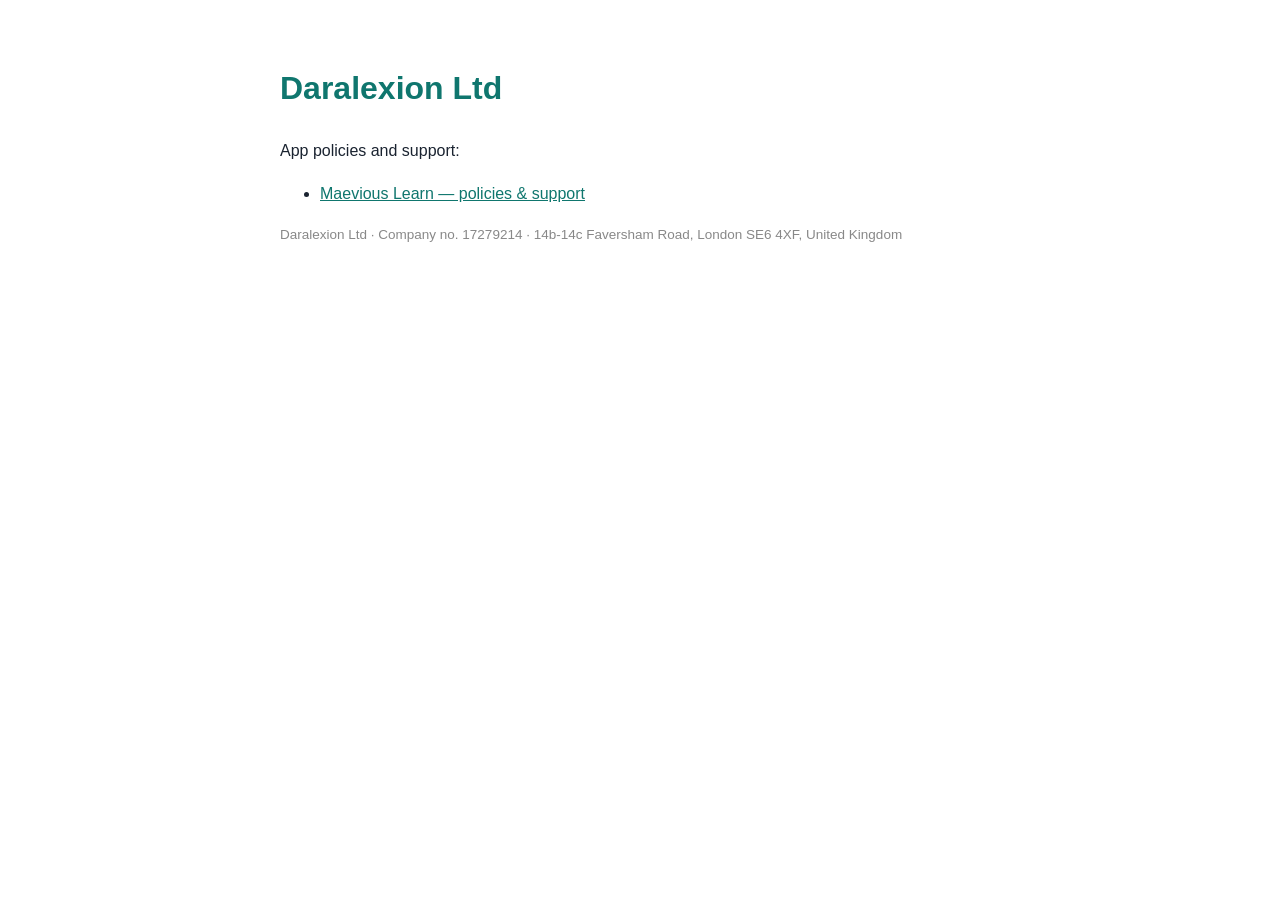
<file: index.html>
<!DOCTYPE html>
<html lang="en-GB">
<head>
  <meta charset="UTF-8">
  <meta name="viewport" content="width=device-width, initial-scale=1.0">
  <title>Daralexion Ltd</title>
  <style>
    body { font-family: -apple-system, BlinkMacSystemFont, 'Segoe UI', Roboto, sans-serif;
           max-width: 720px; margin: 0 auto; padding: 40px 18px; color: #1a2330; line-height: 1.7; }
    h1 { color: #0F766E; }
    a { color: #0F766E; }
    @media (prefers-color-scheme: dark) {
      body { background: #10161d; color: #e6edf3; }
      h1, a { color: #2DD4BF; }
    }
  </style>
</head>
<body>
  <h1>Daralexion Ltd</h1>
  <p>App policies and support:</p>
  <ul>
    <li><a href="maevious-learn/">Maevious Learn — policies &amp; support</a></li>
  </ul>
  <p style="color:#888;font-size:13.5px">Daralexion Ltd · Company no. 17279214 ·
  14b-14c Faversham Road, London SE6 4XF, United Kingdom</p>
</body>
</html>
</file>
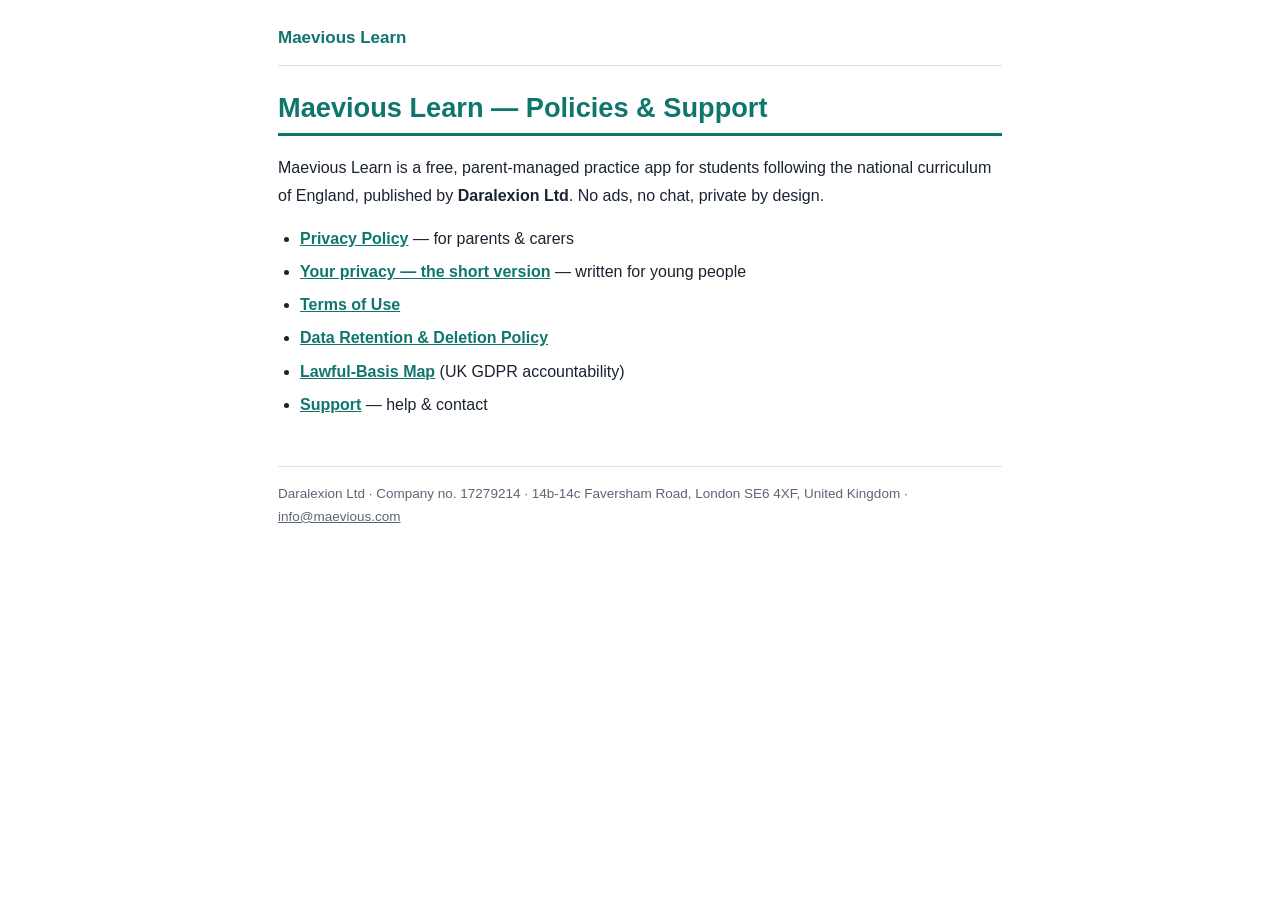
<file: maevious-learn/index.html>
<!DOCTYPE html>
<html lang="en-GB">
<head>
  <meta charset="UTF-8">
  <meta name="viewport" content="width=device-width, initial-scale=1.0">
  <title>Maevious Learn — Policies &amp; Support</title>
  <link rel="stylesheet" href="style.css">
</head>
<body>
  <header class="site">
    <span class="brand">Maevious Learn</span>
  </header>

  <h1>Maevious Learn — Policies &amp; Support</h1>

  <p>Maevious Learn is a free, parent-managed practice app for students following
  the national curriculum of England, published by <strong>Daralexion Ltd</strong>.
  No ads, no chat, private by design.</p>

  <ul>
    <li><a href="privacy/"><strong>Privacy Policy</strong></a> — for parents &amp; carers</li>
    <li><a href="privacy-kids/"><strong>Your privacy — the short version</strong></a> — written for young people</li>
    <li><a href="terms/"><strong>Terms of Use</strong></a></li>
    <li><a href="data-retention/"><strong>Data Retention &amp; Deletion Policy</strong></a></li>
    <li><a href="lawful-basis/"><strong>Lawful-Basis Map</strong></a> (UK GDPR accountability)</li>
    <li><a href="support/"><strong>Support</strong></a> — help &amp; contact</li>
  </ul>

  <footer class="site">
    Daralexion Ltd · Company no. 17279214 · 14b-14c Faversham Road, London SE6 4XF, United Kingdom ·
    <a href="mailto:info@maevious.com">info@maevious.com</a>
  </footer>
</body>
</html>
</file>
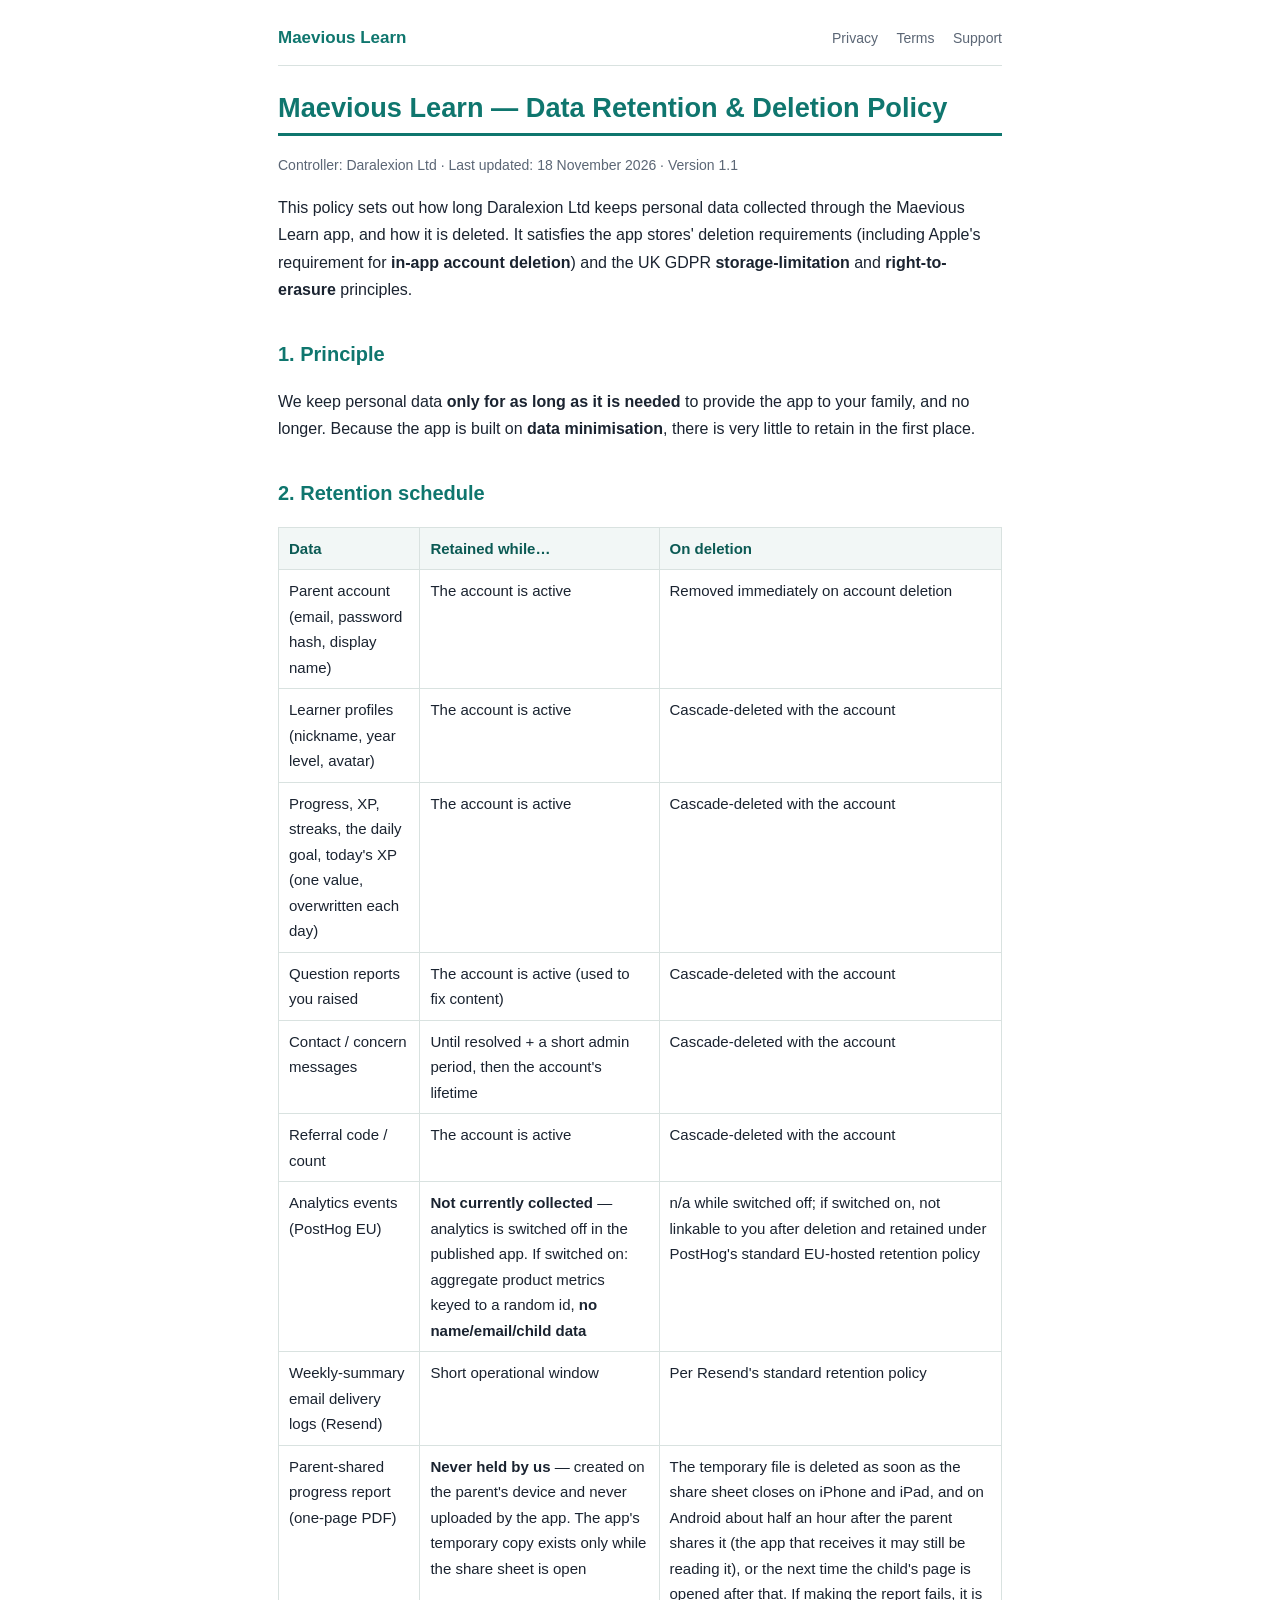
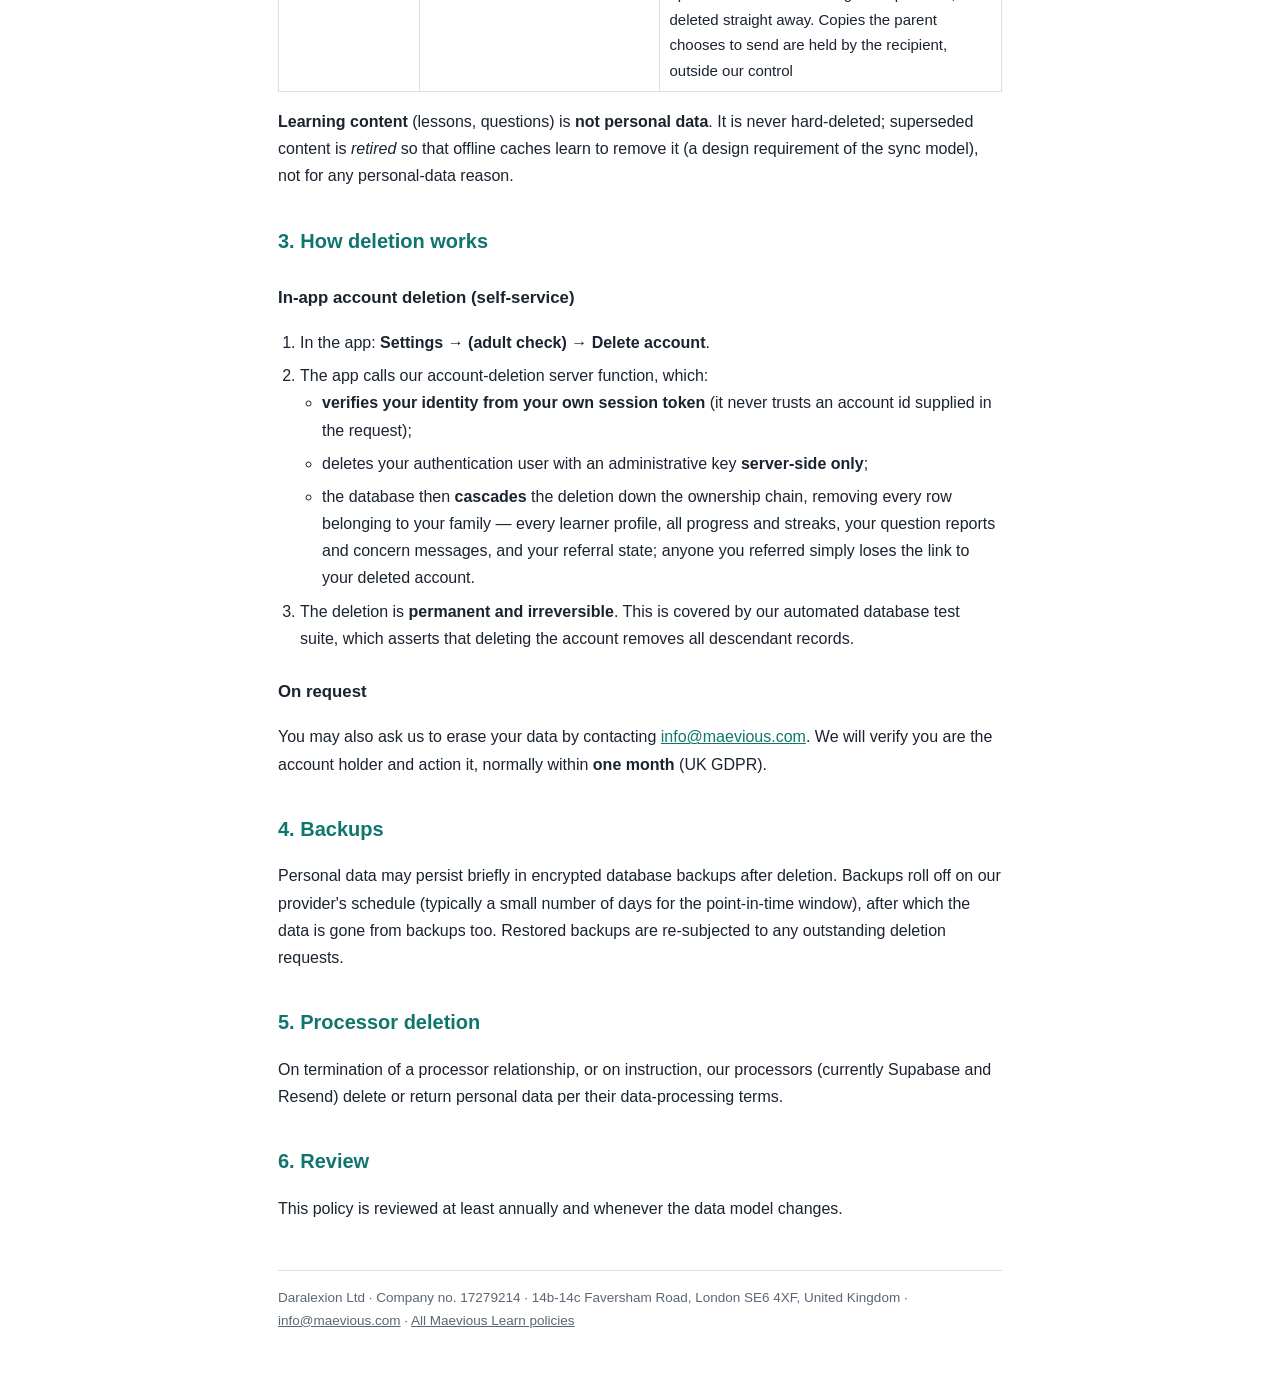
<file: maevious-learn/data-retention/index.html>
<!DOCTYPE html>
<html lang="en-GB">
<head>
  <meta charset="UTF-8">
  <meta name="viewport" content="width=device-width, initial-scale=1.0">
  <title>Data Retention &amp; Deletion — Maevious Learn</title>
  <link rel="stylesheet" href="../style.css">
</head>
<body>
  <header class="site">
    <a class="brand" href="../">Maevious Learn</a>
    <nav>
      <a href="../privacy/">Privacy</a>
      <a href="../terms/">Terms</a>
      <a href="../support/">Support</a>
    </nav>
  </header>

  <h1>Maevious Learn — Data Retention &amp; Deletion Policy</h1>
  <p class="updated">Controller: Daralexion Ltd · Last updated: 18 November 2026 · Version 1.1</p>

  <p>This policy sets out how long Daralexion Ltd keeps personal data collected
  through the Maevious Learn app, and how it is deleted. It satisfies the app
  stores' deletion requirements (including Apple's requirement for <strong>in-app account
  deletion</strong>) and the UK GDPR <strong>storage-limitation</strong> and <strong>right-to-erasure</strong>
  principles.</p>

  <h2>1. Principle</h2>
  <p>We keep personal data <strong>only for as long as it is needed</strong> to provide the app to
  your family, and no longer. Because the app is built on <strong>data minimisation</strong>,
  there is very little to retain in the first place.</p>

  <h2>2. Retention schedule</h2>
  <div class="tablewrap">
    <table>
      <tr><th>Data</th><th>Retained while…</th><th>On deletion</th></tr>
      <tr><td>Parent account (email, password hash, display name)</td><td>The account is active</td><td>Removed immediately on account deletion</td></tr>
      <tr><td>Learner profiles (nickname, year level, avatar)</td><td>The account is active</td><td>Cascade-deleted with the account</td></tr>
      <tr><td>Progress, XP, streaks, the daily goal, today's XP (one value, overwritten each day)</td><td>The account is active</td><td>Cascade-deleted with the account</td></tr>
      <tr><td>Question reports you raised</td><td>The account is active (used to fix content)</td><td>Cascade-deleted with the account</td></tr>
      <tr><td>Contact / concern messages</td><td>Until resolved + a short admin period, then the account's lifetime</td><td>Cascade-deleted with the account</td></tr>
      <tr><td>Referral code / count</td><td>The account is active</td><td>Cascade-deleted with the account</td></tr>
      <tr><td>Analytics events (PostHog EU)</td><td><strong>Not currently collected</strong> — analytics is switched off in the published app. If switched on: aggregate product metrics keyed to a random id, <strong>no name/email/child data</strong></td><td>n/a while switched off; if switched on, not linkable to you after deletion and retained under PostHog's standard EU-hosted retention policy</td></tr>
      <tr><td>Weekly-summary email delivery logs (Resend)</td><td>Short operational window</td><td>Per Resend's standard retention policy</td></tr>
      <tr><td>Parent-shared progress report (one-page PDF)</td><td><strong>Never held by us</strong> — created on the parent's device and never uploaded by the app. The app's temporary copy exists only while the share sheet is open</td><td>The temporary file is deleted as soon as the share sheet closes on iPhone and iPad, and on Android about half an hour after the parent shares it (the app that receives it may still be reading it), or the next time the child's page is opened after that. If making the report fails, it is deleted straight away. Copies the parent chooses to send are held by the recipient, outside our control</td></tr>
    </table>
  </div>
  <p><strong>Learning content</strong> (lessons, questions) is <strong>not personal data</strong>. It is never
  hard-deleted; superseded content is <em>retired</em> so that offline caches learn to
  remove it (a design requirement of the sync model), not for any personal-data
  reason.</p>

  <h2>3. How deletion works</h2>

  <h3>In-app account deletion (self-service)</h3>
  <ol>
    <li>In the app: <strong>Settings → (adult check) → Delete account</strong>.</li>
    <li>The app calls our account-deletion server function, which:
      <ul>
        <li><strong>verifies your identity from your own session token</strong> (it never trusts an
        account id supplied in the request);</li>
        <li>deletes your authentication user with an administrative key <strong>server-side
        only</strong>;</li>
        <li>the database then <strong>cascades</strong> the deletion down the ownership chain,
        removing every row belonging to your family — every learner profile,
        all progress and streaks, your question reports and concern messages,
        and your referral state; anyone you referred simply loses the link to
        your deleted account.</li>
      </ul>
    </li>
    <li>The deletion is <strong>permanent and irreversible</strong>. This is covered by our
    automated database test suite, which asserts that deleting the account
    removes all descendant records.</li>
  </ol>

  <h3>On request</h3>
  <p>You may also ask us to erase your data by contacting
  <a href="mailto:info@maevious.com">info@maevious.com</a>. We will verify you are the account holder and action
  it, normally within <strong>one month</strong> (UK GDPR).</p>

  <h2>4. Backups</h2>
  <p>Personal data may persist briefly in encrypted database backups after deletion.
  Backups roll off on our provider's schedule (typically a small number of days
  for the point-in-time window), after which the data is gone from backups too.
  Restored backups are re-subjected to any outstanding deletion requests.</p>

  <h2>5. Processor deletion</h2>
  <p>On termination of a processor relationship, or on instruction, our processors
  (currently Supabase and Resend) delete or return personal data per
  their data-processing terms.</p>

  <h2>6. Review</h2>
  <p>This policy is reviewed at least annually and whenever the data model changes.</p>

  <footer class="site">
    Daralexion Ltd · Company no. 17279214 · 14b-14c Faversham Road, London SE6 4XF, United Kingdom ·
    <a href="mailto:info@maevious.com">info@maevious.com</a> ·
    <a href="../">All Maevious Learn policies</a>
  </footer>
</body>
</html>
</file>
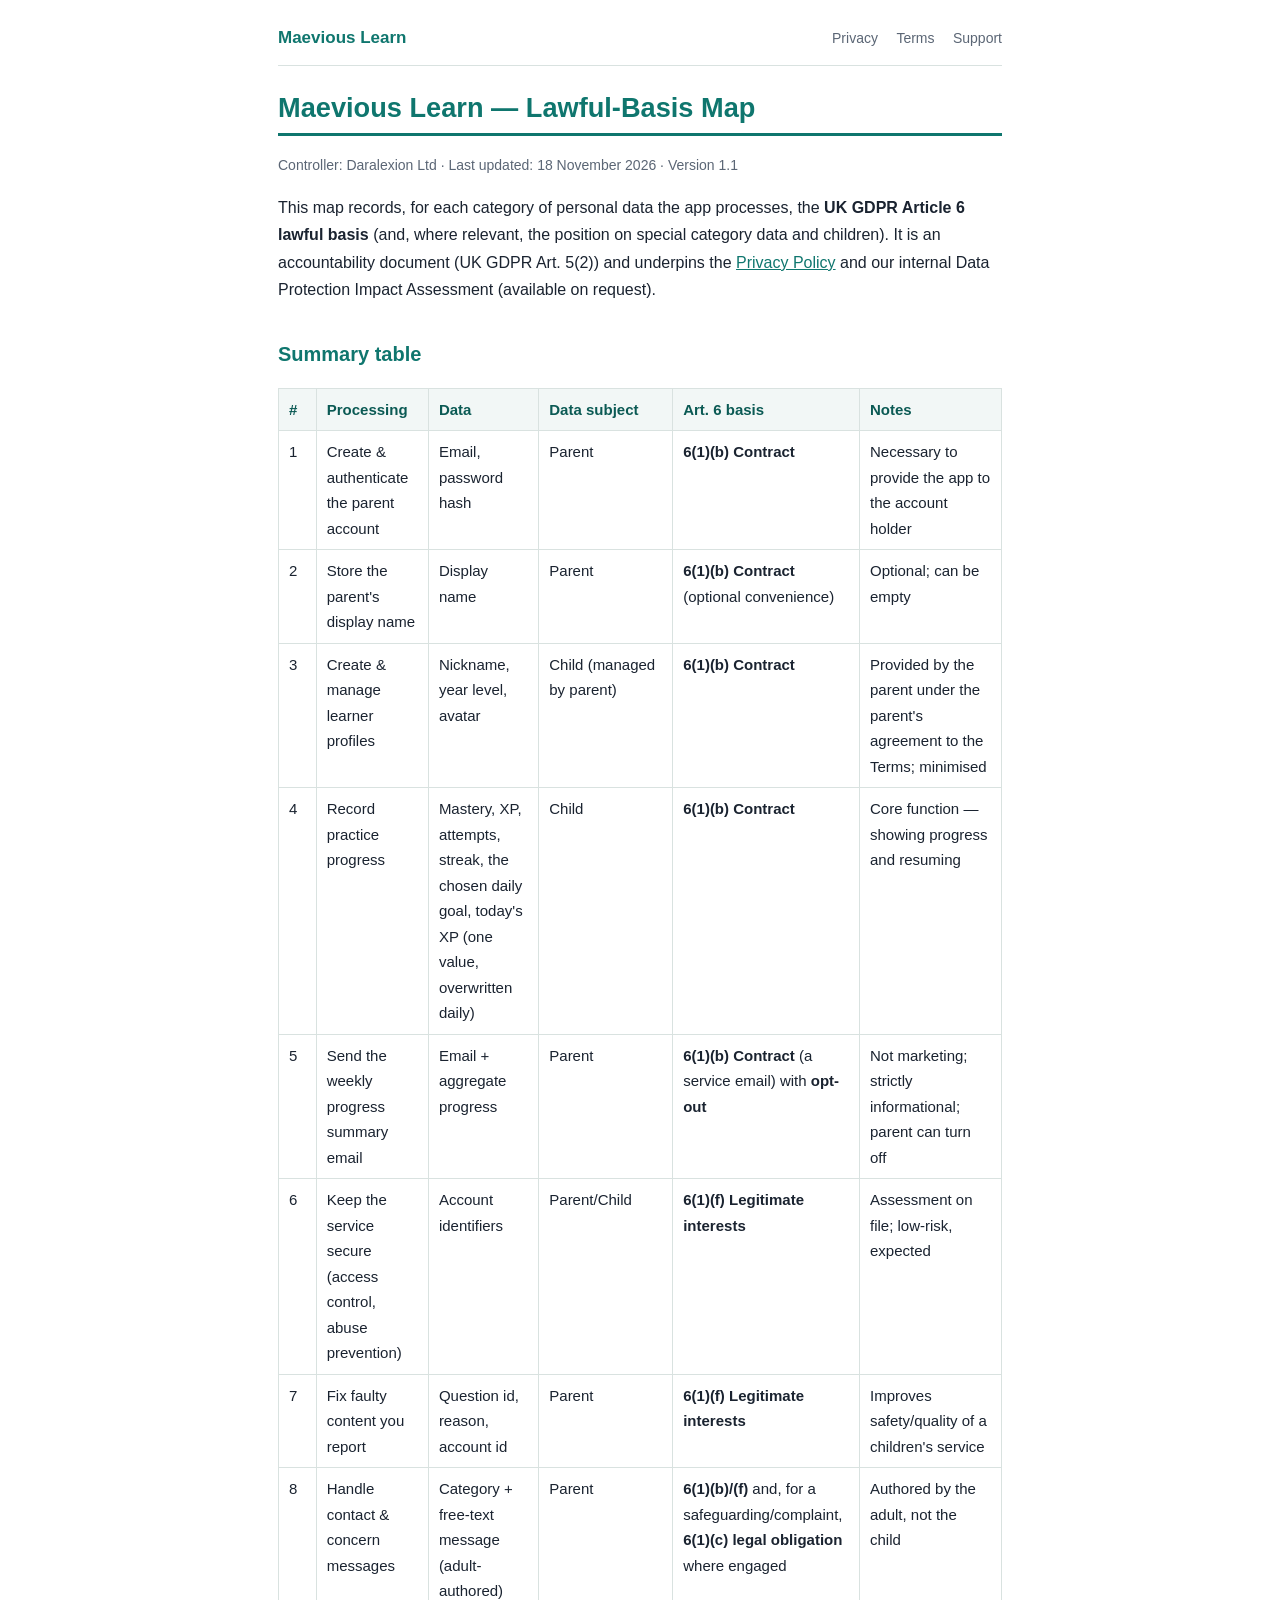
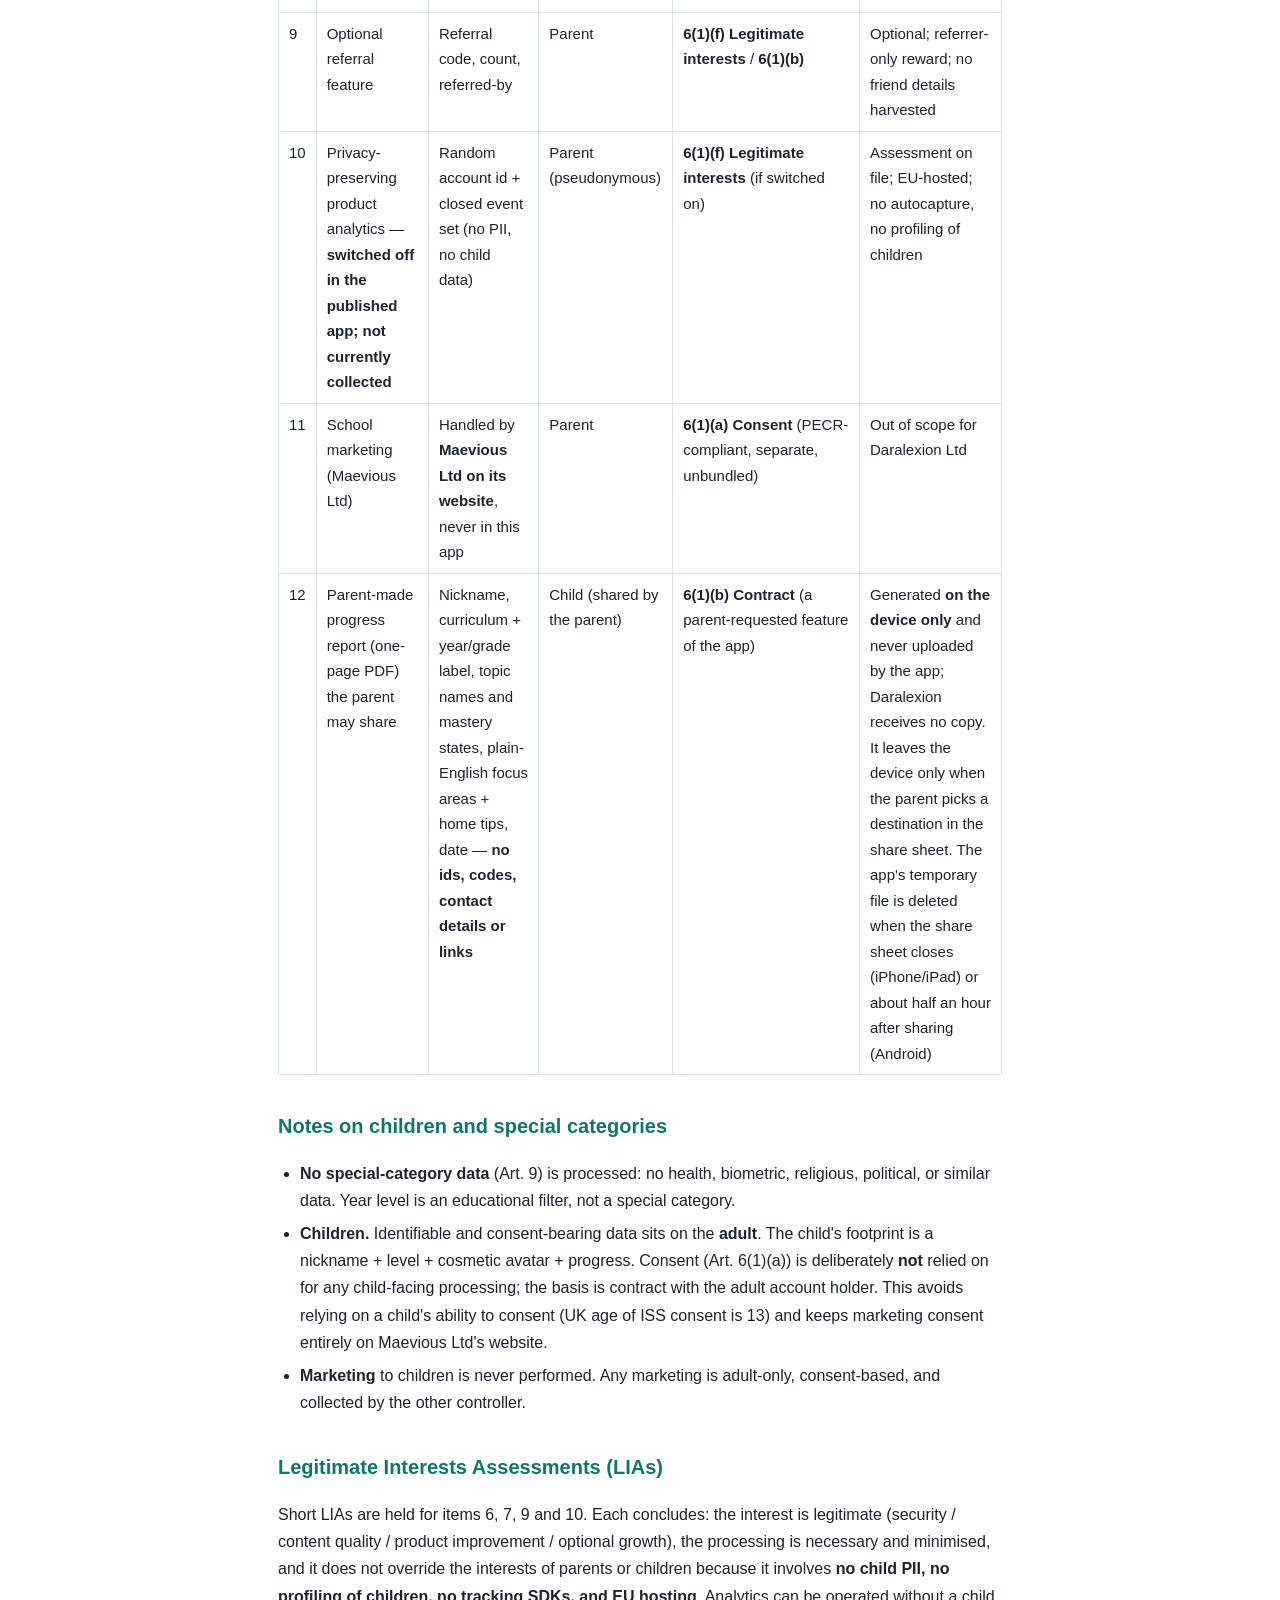
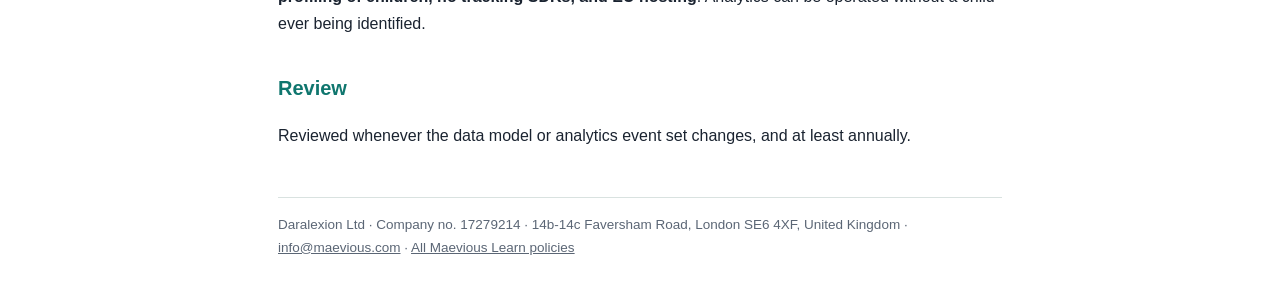
<file: maevious-learn/lawful-basis/index.html>
<!DOCTYPE html>
<html lang="en-GB">
<head>
  <meta charset="UTF-8">
  <meta name="viewport" content="width=device-width, initial-scale=1.0">
  <title>Lawful-Basis Map — Maevious Learn</title>
  <link rel="stylesheet" href="../style.css">
</head>
<body>
  <header class="site">
    <a class="brand" href="../">Maevious Learn</a>
    <nav>
      <a href="../privacy/">Privacy</a>
      <a href="../terms/">Terms</a>
      <a href="../support/">Support</a>
    </nav>
  </header>

  <h1>Maevious Learn — Lawful-Basis Map</h1>
  <p class="updated">Controller: Daralexion Ltd · Last updated: 18 November 2026 · Version 1.1</p>

  <p>This map records, for each category of personal data the app processes, the
  <strong>UK GDPR Article 6 lawful basis</strong> (and, where relevant, the position on special
  category data and children). It is an accountability document (UK GDPR
  Art. 5(2)) and underpins the <a href="../privacy/">Privacy Policy</a> and our
  internal Data Protection Impact Assessment (available on request).</p>

  <h2>Summary table</h2>
  <div class="tablewrap">
    <table>
      <tr><th>#</th><th>Processing</th><th>Data</th><th>Data subject</th><th>Art. 6 basis</th><th>Notes</th></tr>
      <tr><td>1</td><td>Create &amp; authenticate the parent account</td><td>Email, password hash</td><td>Parent</td><td><strong>6(1)(b) Contract</strong></td><td>Necessary to provide the app to the account holder</td></tr>
      <tr><td>2</td><td>Store the parent's display name</td><td>Display name</td><td>Parent</td><td><strong>6(1)(b) Contract</strong> (optional convenience)</td><td>Optional; can be empty</td></tr>
      <tr><td>3</td><td>Create &amp; manage learner profiles</td><td>Nickname, year level, avatar</td><td>Child (managed by parent)</td><td><strong>6(1)(b) Contract</strong></td><td>Provided by the parent under the parent's agreement to the Terms; minimised</td></tr>
      <tr><td>4</td><td>Record practice progress</td><td>Mastery, XP, attempts, streak, the chosen daily goal, today's XP (one value, overwritten daily)</td><td>Child</td><td><strong>6(1)(b) Contract</strong></td><td>Core function — showing progress and resuming</td></tr>
      <tr><td>5</td><td>Send the weekly progress summary email</td><td>Email + aggregate progress</td><td>Parent</td><td><strong>6(1)(b) Contract</strong> (a service email) with <strong>opt-out</strong></td><td>Not marketing; strictly informational; parent can turn off</td></tr>
      <tr><td>6</td><td>Keep the service secure (access control, abuse prevention)</td><td>Account identifiers</td><td>Parent/Child</td><td><strong>6(1)(f) Legitimate interests</strong></td><td>Assessment on file; low-risk, expected</td></tr>
      <tr><td>7</td><td>Fix faulty content you report</td><td>Question id, reason, account id</td><td>Parent</td><td><strong>6(1)(f) Legitimate interests</strong></td><td>Improves safety/quality of a children's service</td></tr>
      <tr><td>8</td><td>Handle contact &amp; concern messages</td><td>Category + free-text message (adult-authored)</td><td>Parent</td><td><strong>6(1)(b)/(f)</strong> and, for a safeguarding/complaint, <strong>6(1)(c) legal obligation</strong> where engaged</td><td>Authored by the adult, not the child</td></tr>
      <tr><td>9</td><td>Optional referral feature</td><td>Referral code, count, referred-by</td><td>Parent</td><td><strong>6(1)(f) Legitimate interests</strong> / <strong>6(1)(b)</strong></td><td>Optional; referrer-only reward; no friend details harvested</td></tr>
      <tr><td>10</td><td>Privacy-preserving product analytics — <strong>switched off in the published app; not currently collected</strong></td><td>Random account id + closed event set (no PII, no child data)</td><td>Parent (pseudonymous)</td><td><strong>6(1)(f) Legitimate interests</strong> (if switched on)</td><td>Assessment on file; EU-hosted; no autocapture, no profiling of children</td></tr>
      <tr><td>11</td><td>School marketing (Maevious Ltd)</td><td>Handled by <strong>Maevious Ltd on its website</strong>, never in this app</td><td>Parent</td><td><strong>6(1)(a) Consent</strong> (PECR-compliant, separate, unbundled)</td><td>Out of scope for Daralexion Ltd</td></tr>
      <tr><td>12</td><td>Parent-made progress report (one-page PDF) the parent may share</td><td>Nickname, curriculum + year/grade label, topic names and mastery states, plain-English focus areas + home tips, date — <strong>no ids, codes, contact details or links</strong></td><td>Child (shared by the parent)</td><td><strong>6(1)(b) Contract</strong> (a parent-requested feature of the app)</td><td>Generated <strong>on the device only</strong> and never uploaded by the app; Daralexion receives no copy. It leaves the device only when the parent picks a destination in the share sheet. The app's temporary file is deleted when the share sheet closes (iPhone/iPad) or about half an hour after sharing (Android)</td></tr>
    </table>
  </div>

  <h2>Notes on children and special categories</h2>
  <ul>
    <li><strong>No special-category data</strong> (Art. 9) is processed: no health, biometric,
    religious, political, or similar data. Year level is an educational filter, not
    a special category.</li>
    <li><strong>Children.</strong> Identifiable and consent-bearing data sits on the <strong>adult</strong>.
    The child's footprint is a nickname + level + cosmetic avatar + progress.
    Consent (Art. 6(1)(a)) is deliberately <strong>not</strong> relied on for any child-facing
    processing; the basis is contract with the adult account holder. This avoids
    relying on a child's ability to consent (UK age of ISS consent is 13) and keeps
    marketing consent entirely on Maevious Ltd's website.</li>
    <li><strong>Marketing</strong> to children is never performed. Any marketing is adult-only,
    consent-based, and collected by the other controller.</li>
  </ul>

  <h2>Legitimate Interests Assessments (LIAs)</h2>
  <p>Short LIAs are held for items 6, 7, 9 and 10. Each concludes: the interest is
  legitimate (security / content quality / product improvement / optional growth),
  the processing is necessary and minimised, and it does not override the interests
  of parents or children because it involves <strong>no child PII, no profiling of
  children, no tracking SDKs, and EU hosting</strong>. Analytics can be operated without a
  child ever being identified.</p>

  <h2>Review</h2>
  <p>Reviewed whenever the data model or analytics event set changes, and at least
  annually.</p>

  <footer class="site">
    Daralexion Ltd · Company no. 17279214 · 14b-14c Faversham Road, London SE6 4XF, United Kingdom ·
    <a href="mailto:info@maevious.com">info@maevious.com</a> ·
    <a href="../">All Maevious Learn policies</a>
  </footer>
</body>
</html>
</file>
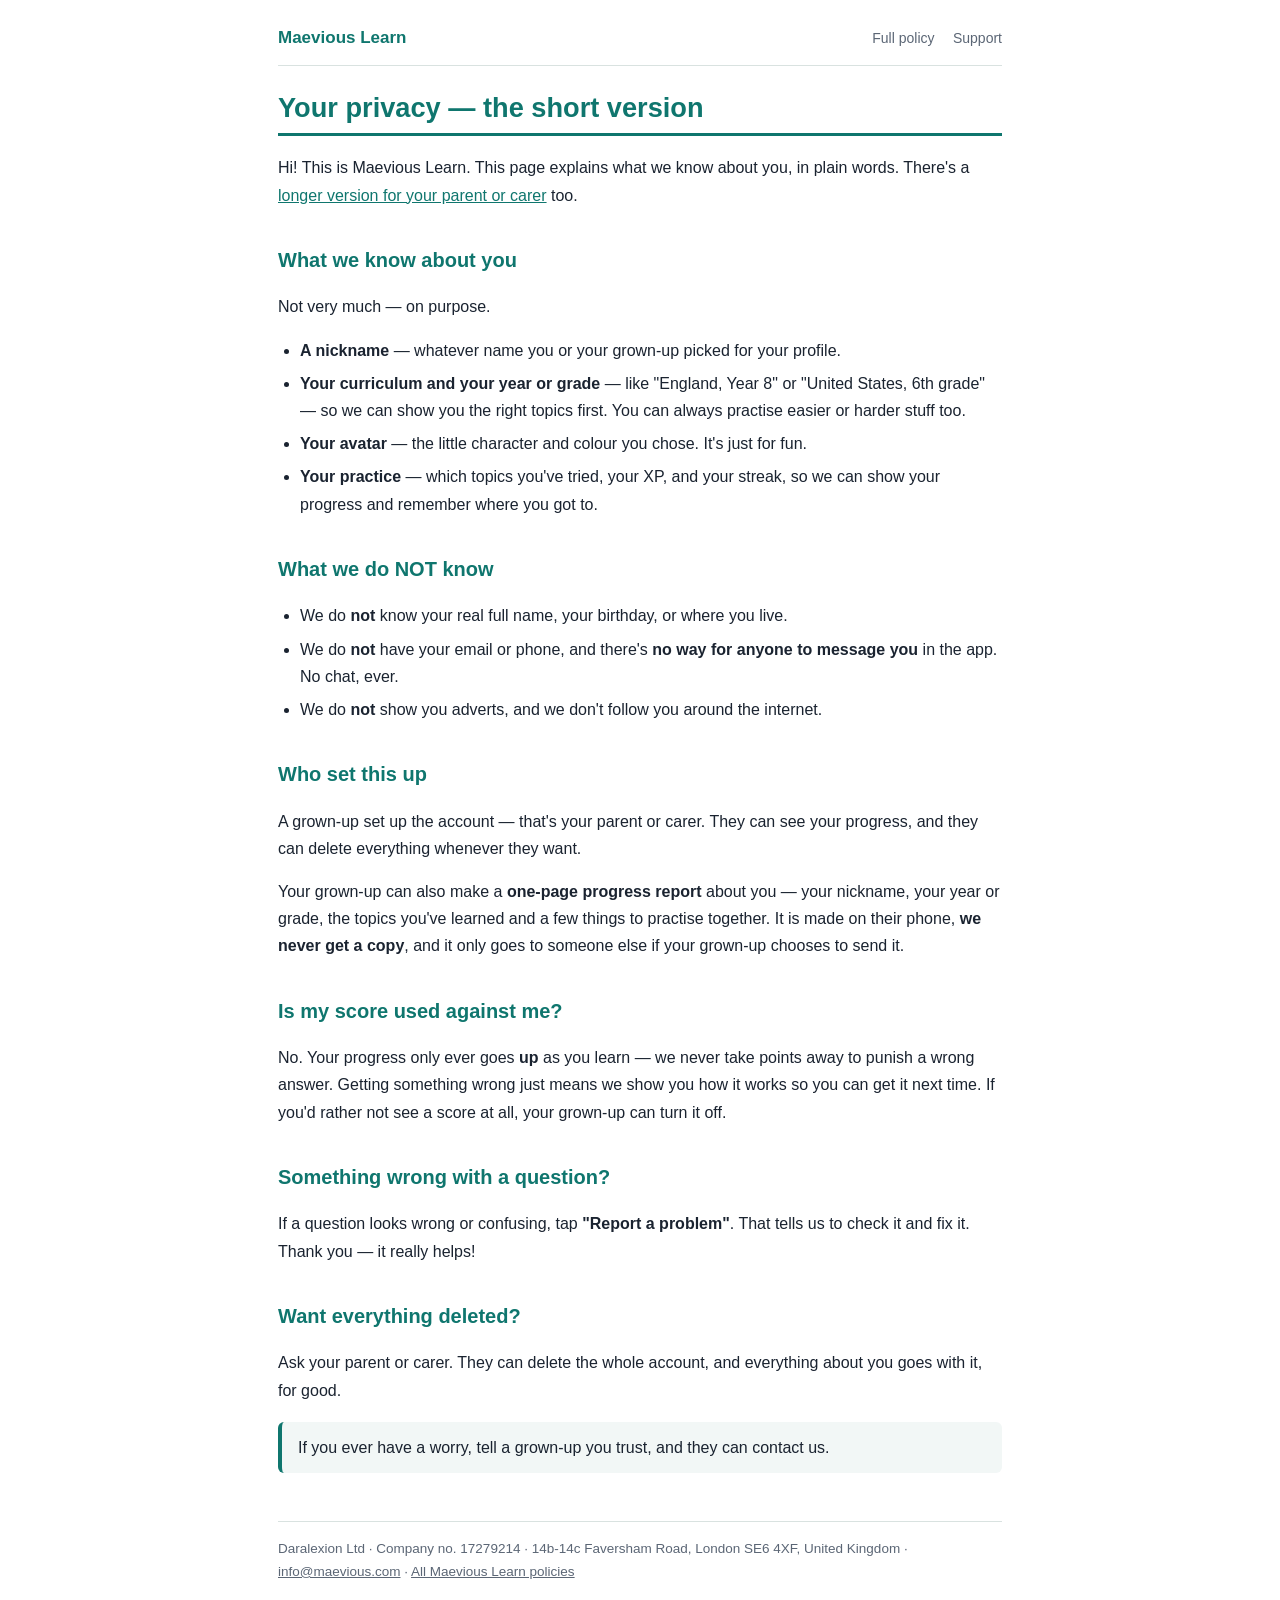
<file: maevious-learn/privacy-kids/index.html>
<!DOCTYPE html>
<html lang="en-GB">
<head>
  <meta charset="UTF-8">
  <meta name="viewport" content="width=device-width, initial-scale=1.0">
  <title>Your privacy — Maevious Learn</title>
  <link rel="stylesheet" href="../style.css">
</head>
<body>
  <header class="site">
    <a class="brand" href="../">Maevious Learn</a>
    <nav>
      <a href="../privacy/">Full policy</a>
      <a href="../support/">Support</a>
    </nav>
  </header>

  <h1>Your privacy — the short version</h1>

  <p>Hi! This is Maevious Learn. This page explains what we know about you, in plain
  words. There's a <a href="../privacy/">longer version for your parent or carer</a> too.</p>

  <h2>What we know about you</h2>
  <p>Not very much — on purpose.</p>
  <ul>
    <li><strong>A nickname</strong> — whatever name you or your grown-up picked for your profile.</li>
    <li><strong>Your curriculum and your year or grade</strong> — like "England, Year 8" or
    "United States, 6th grade" — so we can show you the right topics first. You can
    always practise easier or harder stuff too.</li>
    <li><strong>Your avatar</strong> — the little character and colour you chose. It's just for fun.</li>
    <li><strong>Your practice</strong> — which topics you've tried, your XP, and your streak, so we
    can show your progress and remember where you got to.</li>
  </ul>

  <h2>What we do NOT know</h2>
  <ul>
    <li>We do <strong>not</strong> know your real full name, your birthday, or where you live.</li>
    <li>We do <strong>not</strong> have your email or phone, and there's <strong>no way for anyone to
    message you</strong> in the app. No chat, ever.</li>
    <li>We do <strong>not</strong> show you adverts, and we don't follow you around the internet.</li>
  </ul>

  <h2>Who set this up</h2>
  <p>A grown-up set up the account — that's your parent or carer. They can see your
  progress, and they can delete everything whenever they want.</p>
  <p>Your grown-up can also make a <strong>one-page progress report</strong> about you — your
  nickname, your year or grade, the topics you've learned and a few things to
  practise together. It is made on their phone, <strong>we never get a copy</strong>, and it
  only goes to someone else if your grown-up chooses to send it.</p>

  <h2>Is my score used against me?</h2>
  <p>No. Your progress only ever goes <strong>up</strong> as you learn — we never take points away
  to punish a wrong answer. Getting something wrong just means we show you how it
  works so you can get it next time. If you'd rather not see a score at all, your
  grown-up can turn it off.</p>

  <h2>Something wrong with a question?</h2>
  <p>If a question looks wrong or confusing, tap <strong>"Report a problem"</strong>. That tells us
  to check it and fix it. Thank you — it really helps!</p>

  <h2>Want everything deleted?</h2>
  <p>Ask your parent or carer. They can delete the whole account, and everything about
  you goes with it, for good.</p>

  <div class="callout">
    If you ever have a worry, tell a grown-up you trust, and they can contact us.
  </div>

  <footer class="site">
    Daralexion Ltd · Company no. 17279214 · 14b-14c Faversham Road, London SE6 4XF, United Kingdom ·
    <a href="mailto:info@maevious.com">info@maevious.com</a> ·
    <a href="../">All Maevious Learn policies</a>
  </footer>
</body>
</html>
</file>
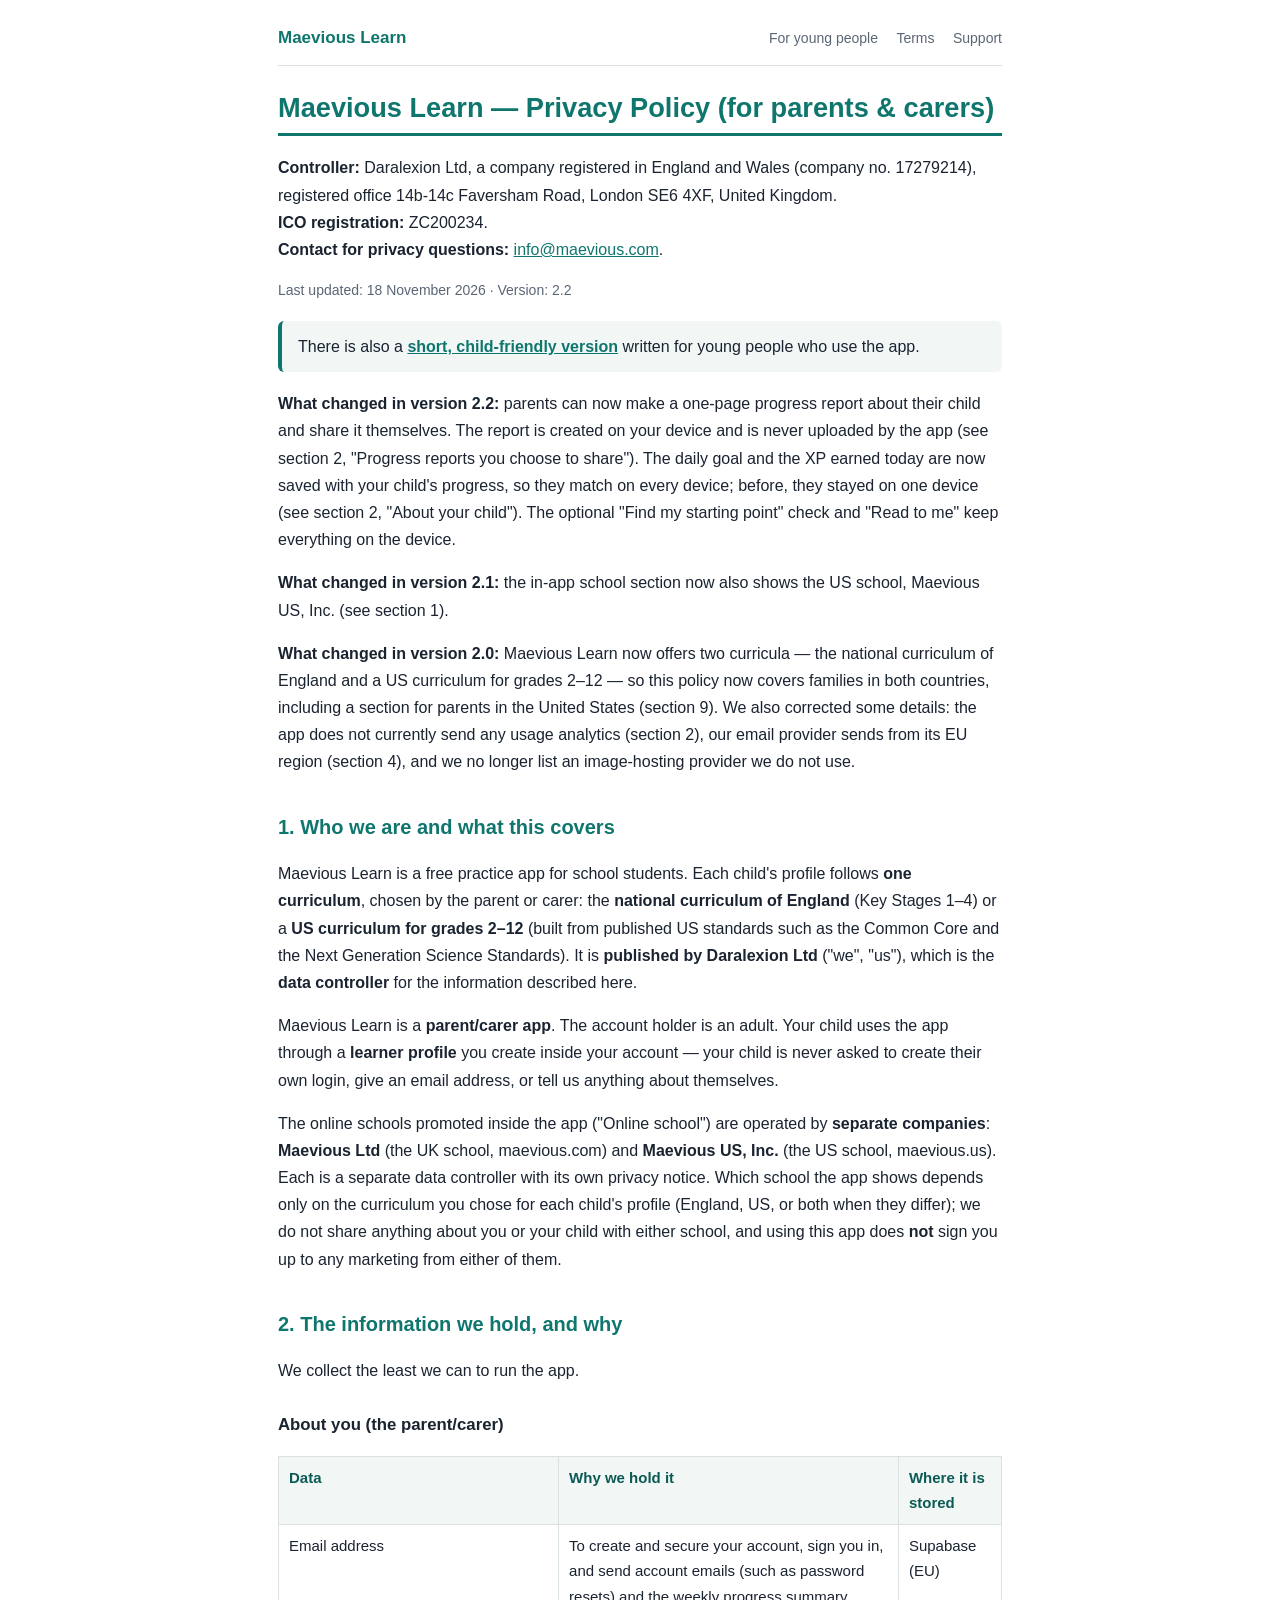
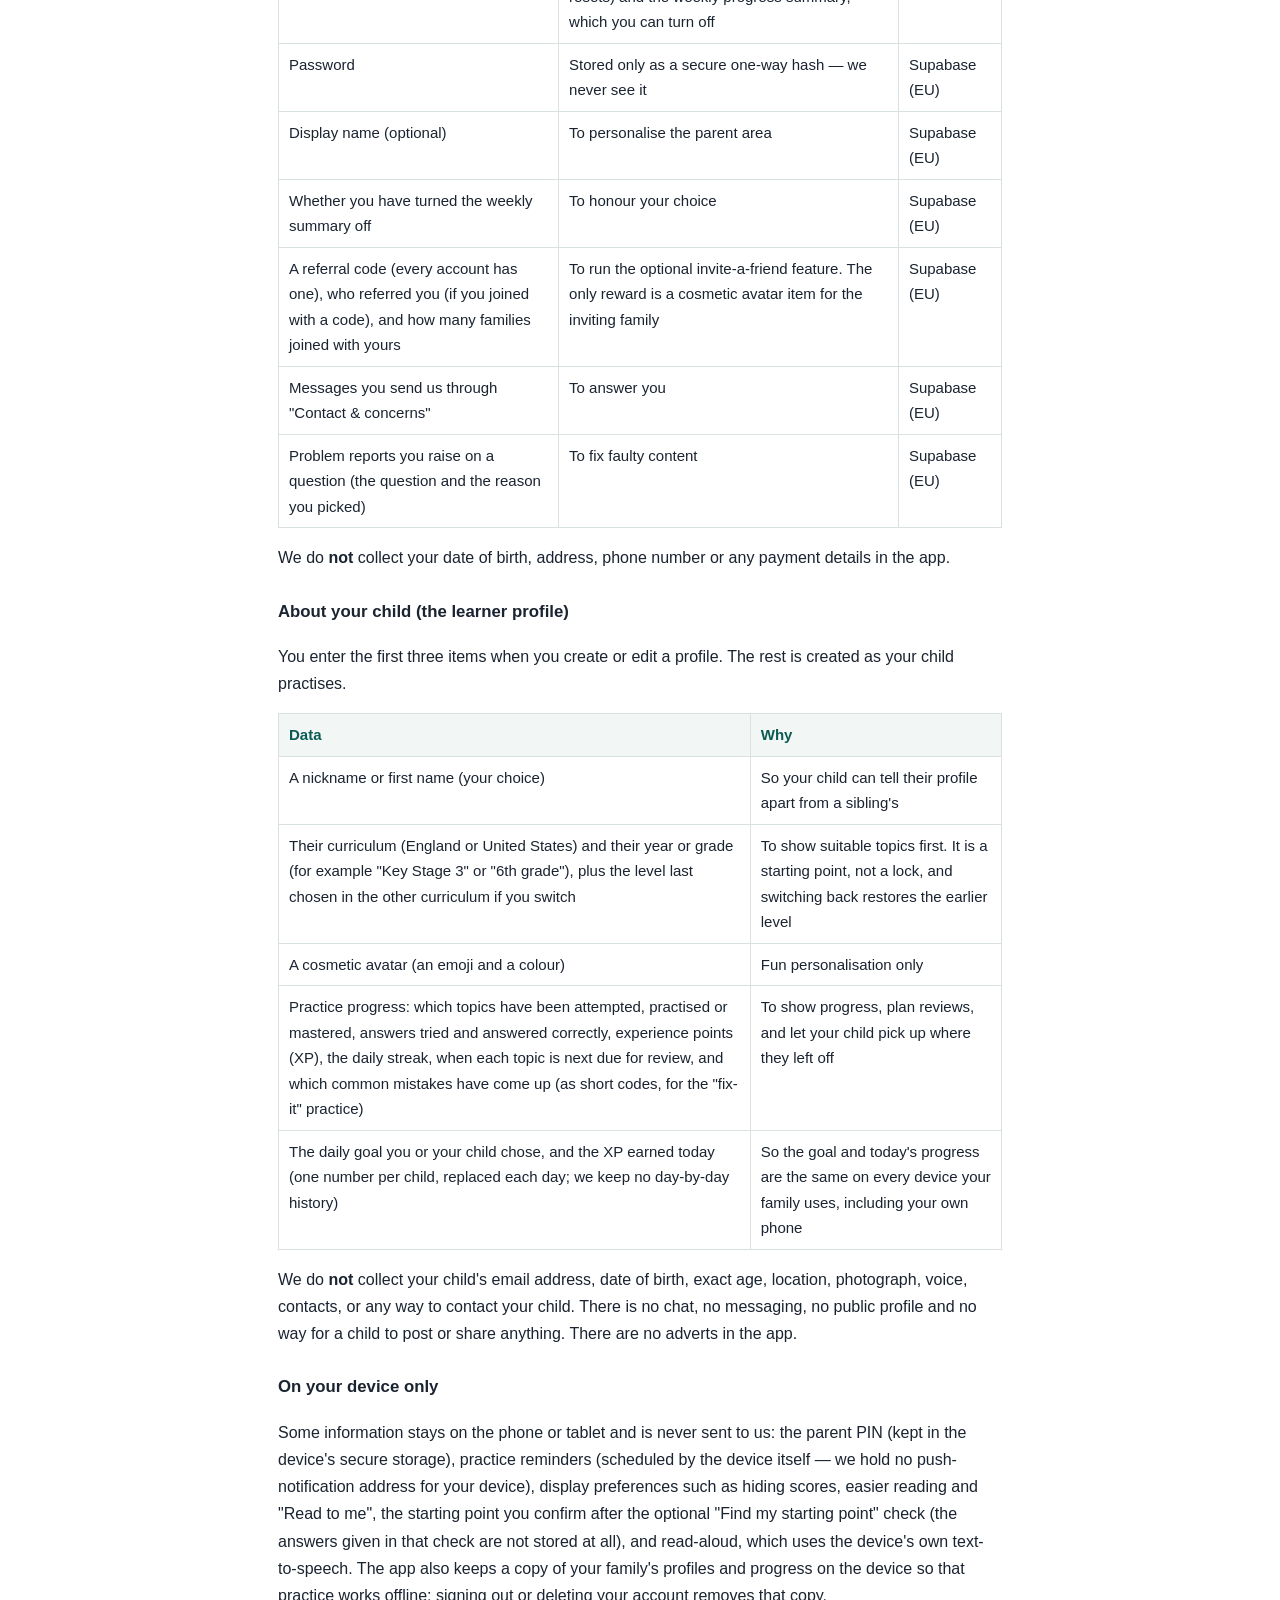
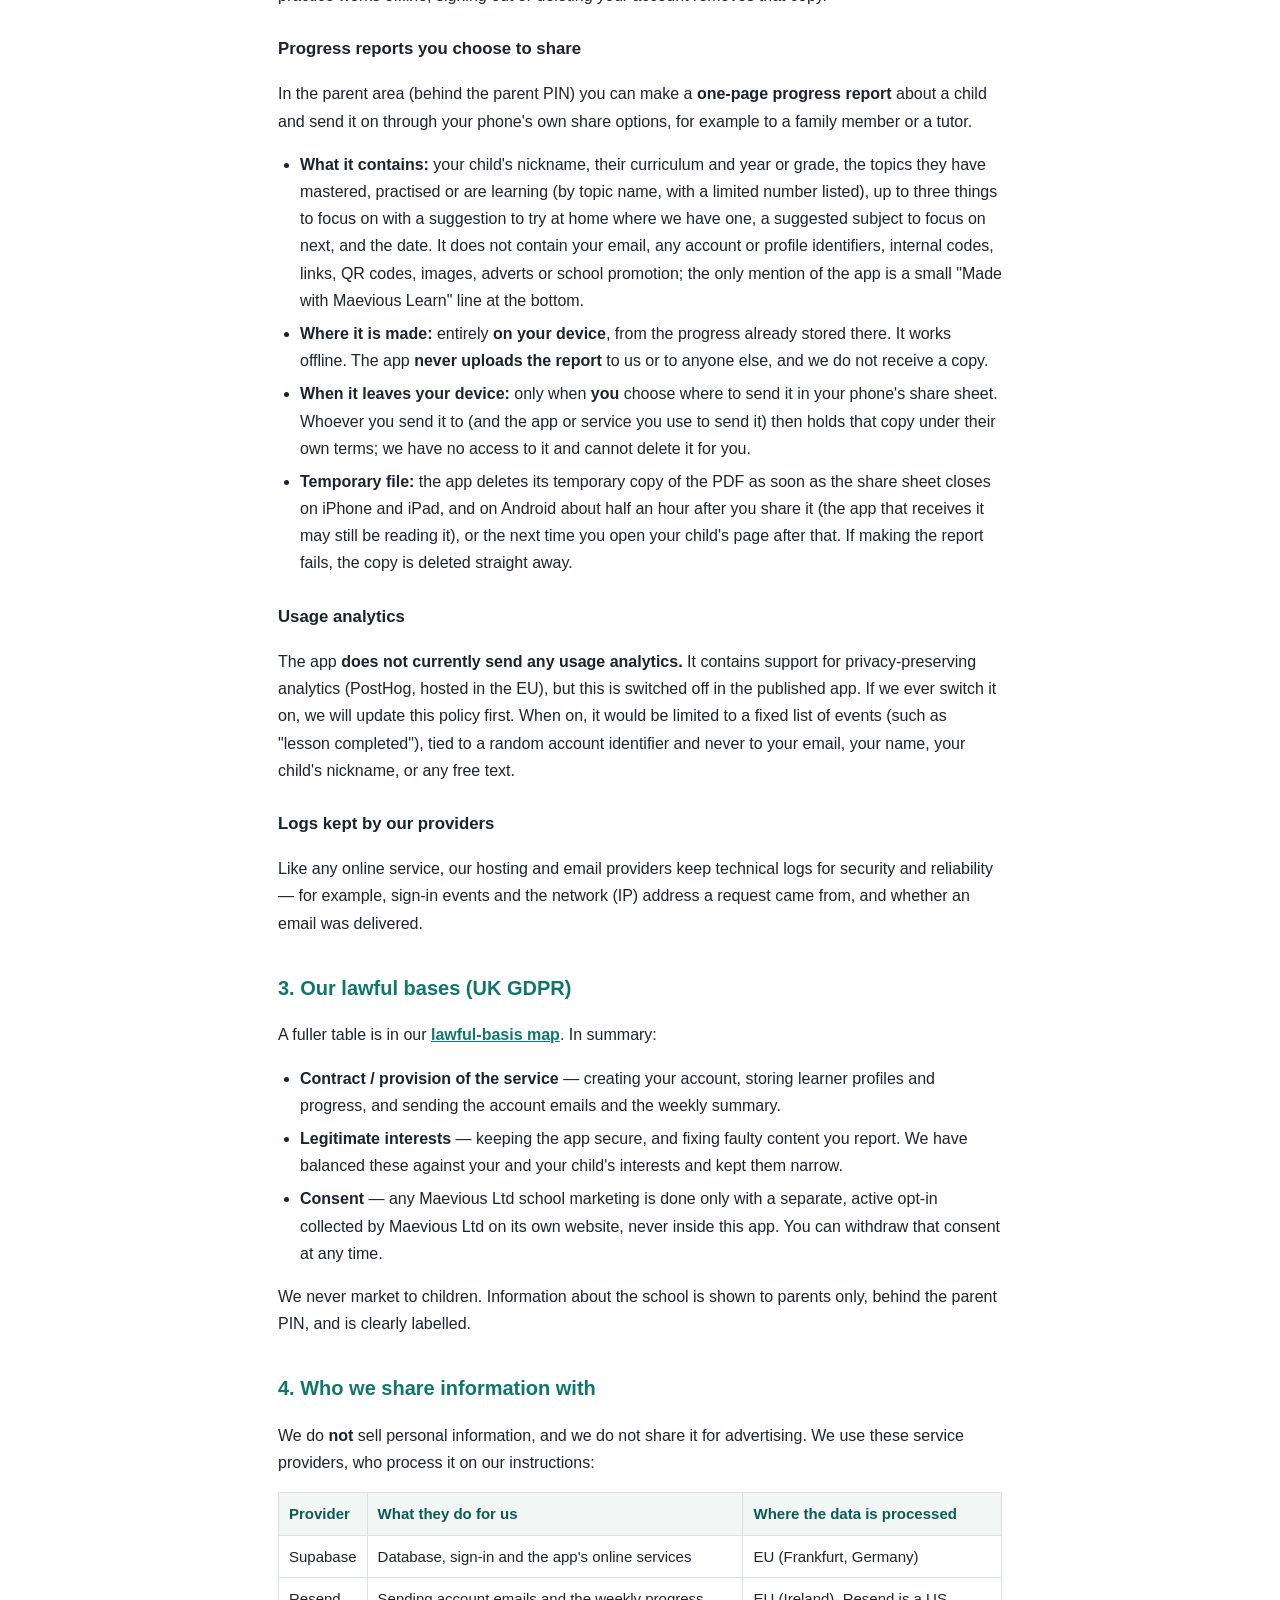
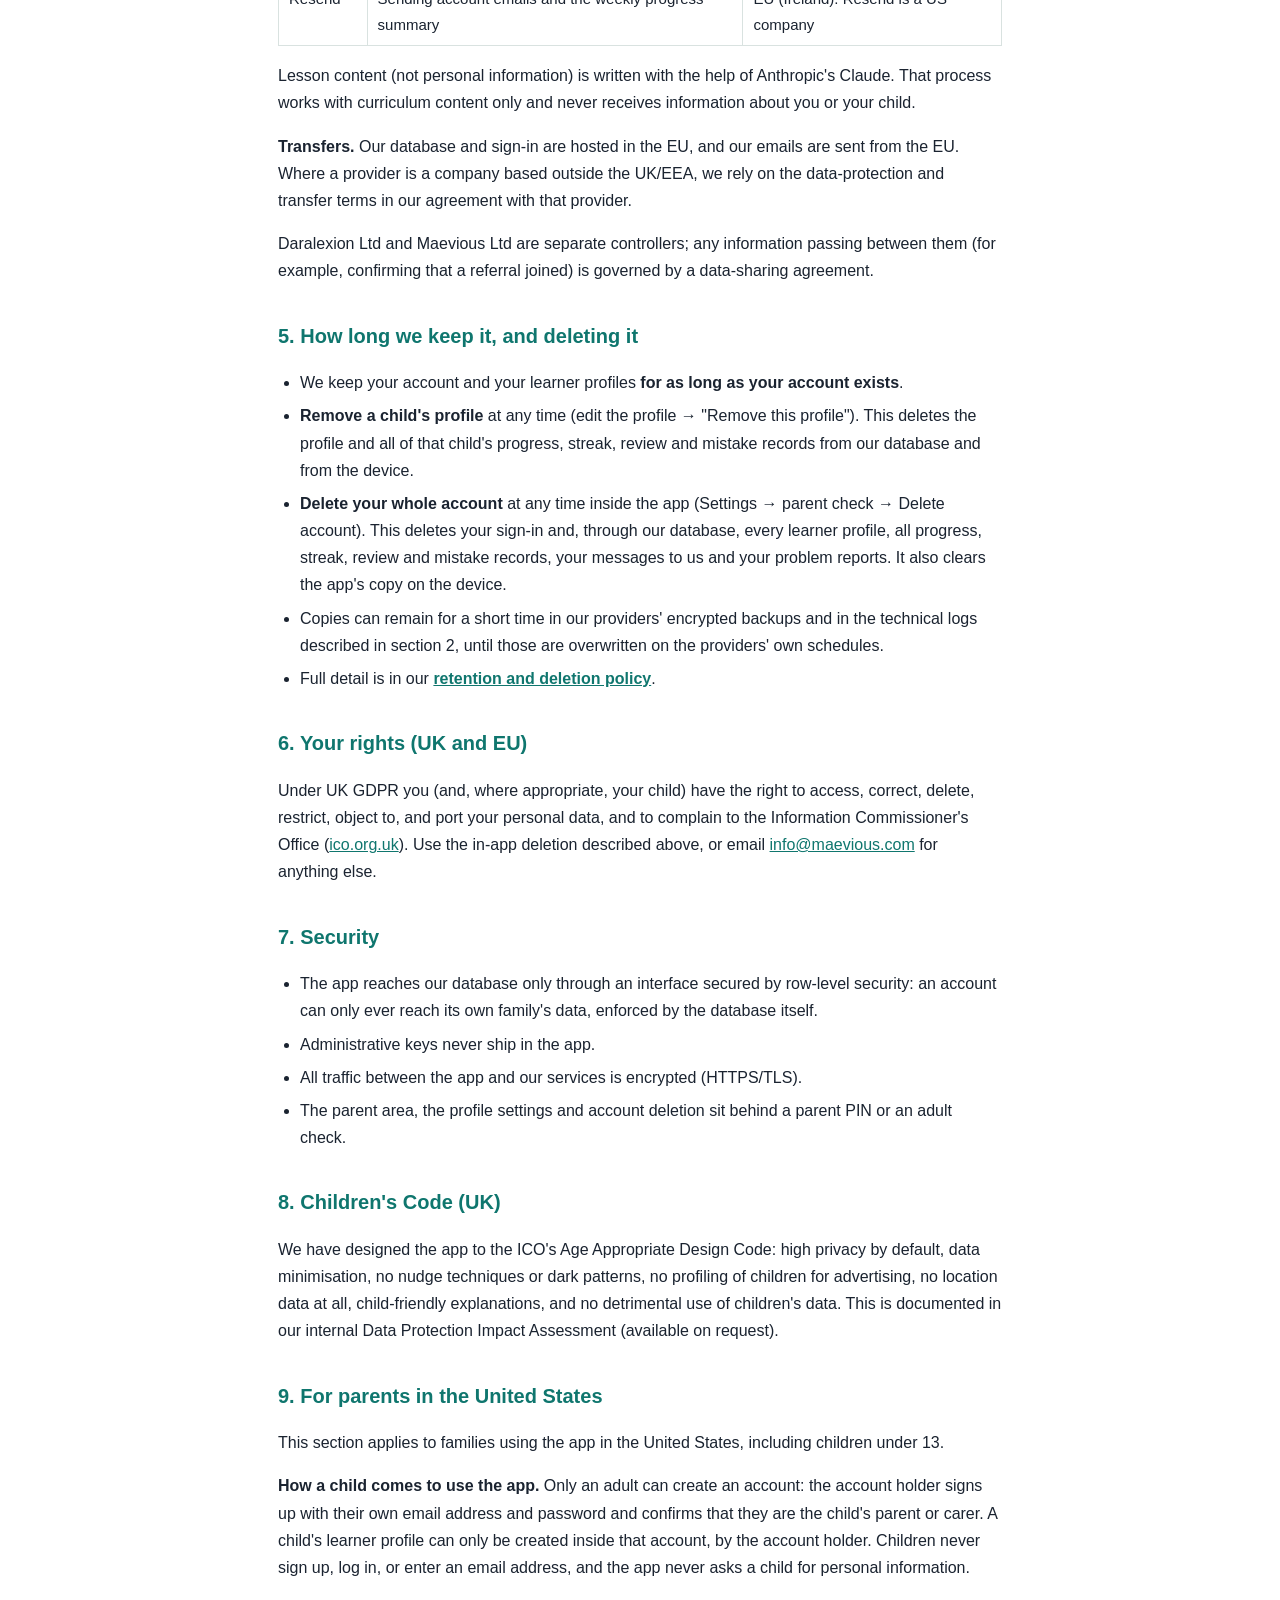
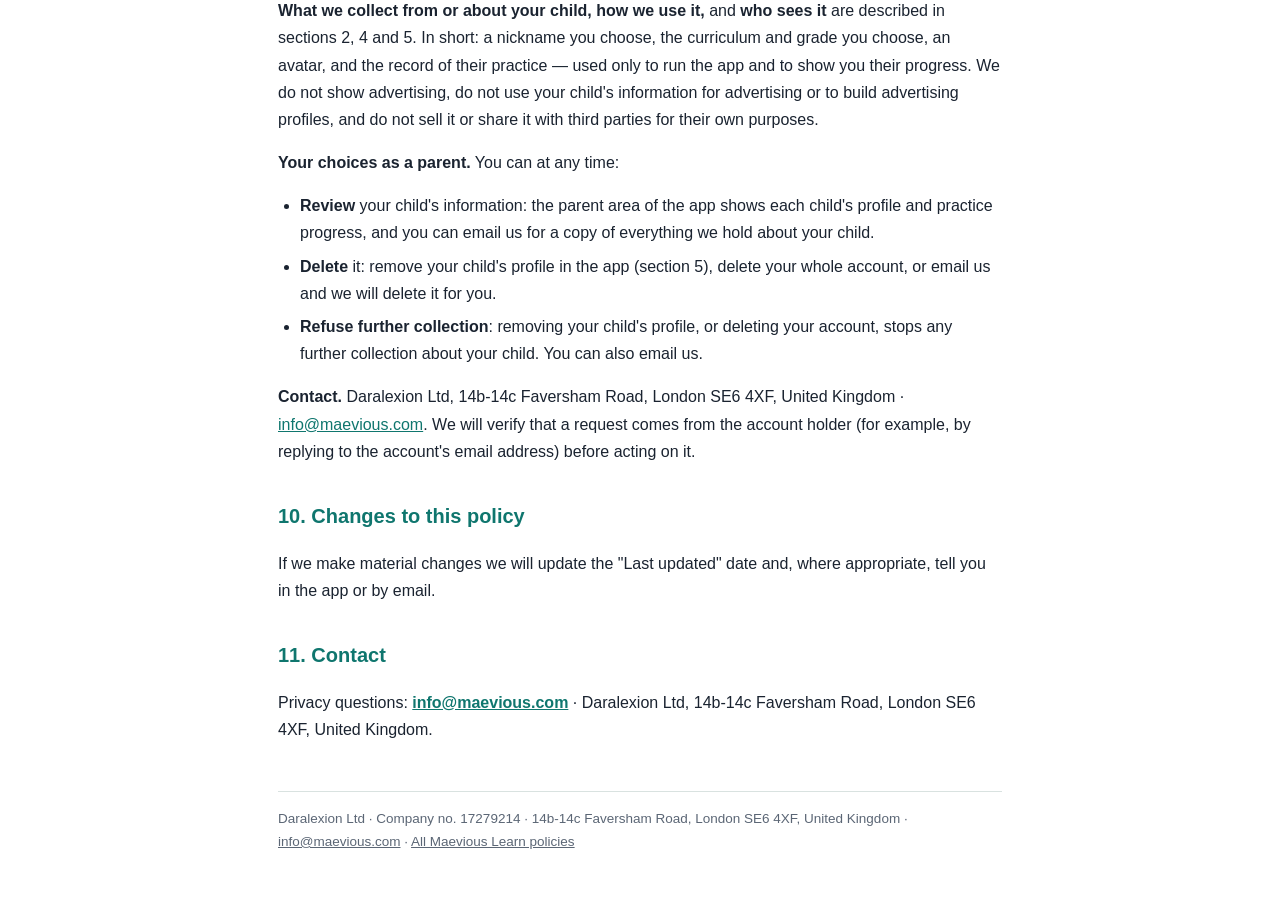
<file: maevious-learn/privacy/index.html>
<!DOCTYPE html>
<html lang="en-GB">
<head>
  <meta charset="UTF-8">
  <meta name="viewport" content="width=device-width, initial-scale=1.0">
  <title>Privacy Policy — Maevious Learn</title>
  <link rel="stylesheet" href="../style.css">
</head>
<body>
  <header class="site">
    <a class="brand" href="../">Maevious Learn</a>
    <nav>
      <a href="../privacy-kids/">For young people</a>
      <a href="../terms/">Terms</a>
      <a href="../support/">Support</a>
    </nav>
  </header>

  <h1>Maevious Learn — Privacy Policy (for parents &amp; carers)</h1>
  <p><strong>Controller:</strong> Daralexion Ltd, a company registered in England and Wales (company no. 17279214), registered office 14b-14c Faversham Road, London SE6 4XF, United Kingdom.<br>
  <strong>ICO registration:</strong> ZC200234.<br>
  <strong>Contact for privacy questions:</strong> <a href="mailto:info@maevious.com">info@maevious.com</a>.</p>
  <p class="updated">Last updated: 18 November 2026 · Version: 2.2</p>
  <div class="callout">There is also a <strong><a href="../privacy-kids/">short, child-friendly version</a></strong> written for young people who use the app.</div>
  <p><strong>What changed in version 2.2:</strong> parents can now make a one-page progress report about their child and share it themselves. The report is created on your device and is never uploaded by the app (see section 2, "Progress reports you choose to share"). The daily goal and the XP earned today are now saved with your child's progress, so they match on every device; before, they stayed on one device (see section 2, "About your child"). The optional "Find my starting point" check and "Read to me" keep everything on the device.</p>
  <p><strong>What changed in version 2.1:</strong> the in-app school section now also shows the US school, Maevious US, Inc. (see section 1).</p>
  <p><strong>What changed in version 2.0:</strong> Maevious Learn now offers two curricula — the national curriculum of England and a US curriculum for grades 2–12 — so this policy now covers families in both countries, including a section for parents in the United States (section 9). We also corrected some details: the app does not currently send any usage analytics (section 2), our email provider sends from its EU region (section 4), and we no longer list an image-hosting provider we do not use.</p>

  <h2>1. Who we are and what this covers</h2>
  <p>Maevious Learn is a free practice app for school students. Each child's profile follows <strong>one curriculum</strong>, chosen by the parent or carer: the <strong>national curriculum of England</strong> (Key Stages 1–4) or a <strong>US curriculum for grades 2–12</strong> (built from published US standards such as the Common Core and the Next Generation Science Standards). It is <strong>published by Daralexion Ltd</strong> ("we", "us"), which is the <strong>data controller</strong> for the information described here.</p>
  <p>Maevious Learn is a <strong>parent/carer app</strong>. The account holder is an adult. Your child uses the app through a <strong>learner profile</strong> you create inside your account — your child is never asked to create their own login, give an email address, or tell us anything about themselves.</p>
  <p>The online schools promoted inside the app ("Online school") are operated by <strong>separate companies</strong>: <strong>Maevious Ltd</strong> (the UK school, maevious.com) and <strong>Maevious US, Inc.</strong> (the US school, maevious.us). Each is a separate data controller with its own privacy notice. Which school the app shows depends only on the curriculum you chose for each child's profile (England, US, or both when they differ); we do not share anything about you or your child with either school, and using this app does <strong>not</strong> sign you up to any marketing from either of them.</p>

  <h2>2. The information we hold, and why</h2>
  <p>We collect the least we can to run the app.</p>
  <h3>About you (the parent/carer)</h3>
  <div class="tablewrap"><table><thead><tr><th>Data</th><th>Why we hold it</th><th>Where it is stored</th></tr></thead><tbody><tr><td>Email address</td><td>To create and secure your account, sign you in, and send account emails (such as password resets) and the weekly progress summary, which you can turn off</td><td>Supabase (EU)</td></tr><tr><td>Password</td><td>Stored only as a secure one-way hash — we never see it</td><td>Supabase (EU)</td></tr><tr><td>Display name (optional)</td><td>To personalise the parent area</td><td>Supabase (EU)</td></tr><tr><td>Whether you have turned the weekly summary off</td><td>To honour your choice</td><td>Supabase (EU)</td></tr><tr><td>A referral code (every account has one), who referred you (if you joined with a code), and how many families joined with yours</td><td>To run the optional invite-a-friend feature. The only reward is a cosmetic avatar item for the inviting family</td><td>Supabase (EU)</td></tr><tr><td>Messages you send us through "Contact &amp; concerns"</td><td>To answer you</td><td>Supabase (EU)</td></tr><tr><td>Problem reports you raise on a question (the question and the reason you picked)</td><td>To fix faulty content</td><td>Supabase (EU)</td></tr></tbody></table></div>
  <p>We do <strong>not</strong> collect your date of birth, address, phone number or any payment details in the app.</p>
  <h3>About your child (the learner profile)</h3>
  <p>You enter the first three items when you create or edit a profile. The rest is created as your child practises.</p>
  <div class="tablewrap"><table><thead><tr><th>Data</th><th>Why</th></tr></thead><tbody><tr><td>A nickname or first name (your choice)</td><td>So your child can tell their profile apart from a sibling's</td></tr><tr><td>Their curriculum (England or United States) and their year or grade (for example "Key Stage 3" or "6th grade"), plus the level last chosen in the other curriculum if you switch</td><td>To show suitable topics first. It is a starting point, not a lock, and switching back restores the earlier level</td></tr><tr><td>A cosmetic avatar (an emoji and a colour)</td><td>Fun personalisation only</td></tr><tr><td>Practice progress: which topics have been attempted, practised or mastered, answers tried and answered correctly, experience points (XP), the daily streak, when each topic is next due for review, and which common mistakes have come up (as short codes, for the "fix-it" practice)</td><td>To show progress, plan reviews, and let your child pick up where they left off</td></tr><tr><td>The daily goal you or your child chose, and the XP earned today (one number per child, replaced each day; we keep no day-by-day history)</td><td>So the goal and today's progress are the same on every device your family uses, including your own phone</td></tr></tbody></table></div>
  <p>We do <strong>not</strong> collect your child's email address, date of birth, exact age, location, photograph, voice, contacts, or any way to contact your child. There is no chat, no messaging, no public profile and no way for a child to post or share anything. There are no adverts in the app.</p>
  <h3>On your device only</h3>
  <p>Some information stays on the phone or tablet and is never sent to us: the parent PIN (kept in the device's secure storage), practice reminders (scheduled by the device itself — we hold no push-notification address for your device), display preferences such as hiding scores, easier reading and "Read to me", the starting point you confirm after the optional "Find my starting point" check (the answers given in that check are not stored at all), and read-aloud, which uses the device's own text-to-speech. The app also keeps a copy of your family's profiles and progress on the device so that practice works offline; signing out or deleting your account removes that copy.</p>
  <h3>Progress reports you choose to share</h3>
  <p>In the parent area (behind the parent PIN) you can make a <strong>one-page progress report</strong> about a child and send it on through your phone's own share options, for example to a family member or a tutor.</p>
  <ul>
    <li><strong>What it contains:</strong> your child's nickname, their curriculum and year or grade, the topics they have mastered, practised or are learning (by topic name, with a limited number listed), up to three things to focus on with a suggestion to try at home where we have one, a suggested subject to focus on next, and the date. It does not contain your email, any account or profile identifiers, internal codes, links, QR codes, images, adverts or school promotion; the only mention of the app is a small "Made with Maevious Learn" line at the bottom.</li>
    <li><strong>Where it is made:</strong> entirely <strong>on your device</strong>, from the progress already stored there. It works offline. The app <strong>never uploads the report</strong> to us or to anyone else, and we do not receive a copy.</li>
    <li><strong>When it leaves your device:</strong> only when <strong>you</strong> choose where to send it in your phone's share sheet. Whoever you send it to (and the app or service you use to send it) then holds that copy under their own terms; we have no access to it and cannot delete it for you.</li>
    <li><strong>Temporary file:</strong> the app deletes its temporary copy of the PDF as soon as the share sheet closes on iPhone and iPad, and on Android about half an hour after you share it (the app that receives it may still be reading it), or the next time you open your child's page after that. If making the report fails, the copy is deleted straight away.</li>
  </ul>
  <h3>Usage analytics</h3>
  <p>The app <strong>does not currently send any usage analytics.</strong> It contains support for privacy-preserving analytics (PostHog, hosted in the EU), but this is switched off in the published app. If we ever switch it on, we will update this policy first. When on, it would be limited to a fixed list of events (such as "lesson completed"), tied to a random account identifier and never to your email, your name, your child's nickname, or any free text.</p>
  <h3>Logs kept by our providers</h3>
  <p>Like any online service, our hosting and email providers keep technical logs for security and reliability — for example, sign-in events and the network (IP) address a request came from, and whether an email was delivered.</p>

  <h2>3. Our lawful bases (UK GDPR)</h2>
  <p>A fuller table is in our <strong><a href="../lawful-basis/">lawful-basis map</a></strong>. In summary:</p>
  <ul>
    <li><strong>Contract / provision of the service</strong> — creating your account, storing learner profiles and progress, and sending the account emails and the weekly summary.</li>
    <li><strong>Legitimate interests</strong> — keeping the app secure, and fixing faulty content you report. We have balanced these against your and your child's interests and kept them narrow.</li>
    <li><strong>Consent</strong> — any Maevious Ltd school marketing is done only with a separate, active opt-in collected by Maevious Ltd on its own website, never inside this app. You can withdraw that consent at any time.</li>
  </ul>
  <p>We never market to children. Information about the school is shown to parents only, behind the parent PIN, and is clearly labelled.</p>

  <h2>4. Who we share information with</h2>
  <p>We do <strong>not</strong> sell personal information, and we do not share it for advertising. We use these service providers, who process it on our instructions:</p>
  <div class="tablewrap"><table><thead><tr><th>Provider</th><th>What they do for us</th><th>Where the data is processed</th></tr></thead><tbody><tr><td>Supabase</td><td>Database, sign-in and the app's online services</td><td>EU (Frankfurt, Germany)</td></tr><tr><td>Resend</td><td>Sending account emails and the weekly progress summary</td><td>EU (Ireland). Resend is a US company</td></tr></tbody></table></div>
  <p>Lesson content (not personal information) is written with the help of Anthropic's Claude. That process works with curriculum content only and never receives information about you or your child.</p>
  <p><strong>Transfers.</strong> Our database and sign-in are hosted in the EU, and our emails are sent from the EU. Where a provider is a company based outside the UK/EEA, we rely on the data-protection and transfer terms in our agreement with that provider.</p>
  <p>Daralexion Ltd and Maevious Ltd are separate controllers; any information passing between them (for example, confirming that a referral joined) is governed by a data-sharing agreement.</p>

  <h2>5. How long we keep it, and deleting it</h2>
  <ul>
    <li>We keep your account and your learner profiles <strong>for as long as your account exists</strong>.</li>
    <li><strong>Remove a child's profile</strong> at any time (edit the profile → "Remove this profile"). This deletes the profile and all of that child's progress, streak, review and mistake records from our database and from the device.</li>
    <li><strong>Delete your whole account</strong> at any time inside the app (Settings → parent check → Delete account). This deletes your sign-in and, through our database, every learner profile, all progress, streak, review and mistake records, your messages to us and your problem reports. It also clears the app's copy on the device.</li>
    <li>Copies can remain for a short time in our providers' encrypted backups and in the technical logs described in section 2, until those are overwritten on the providers' own schedules.</li>
    <li>Full detail is in our <strong><a href="../data-retention/">retention and deletion policy</a></strong>.</li>
  </ul>

  <h2>6. Your rights (UK and EU)</h2>
  <p>Under UK GDPR you (and, where appropriate, your child) have the right to access, correct, delete, restrict, object to, and port your personal data, and to complain to the Information Commissioner's Office (<a href="https://ico.org.uk">ico.org.uk</a>). Use the in-app deletion described above, or email <a href="mailto:info@maevious.com">info@maevious.com</a> for anything else.</p>

  <h2>7. Security</h2>
  <ul>
    <li>The app reaches our database only through an interface secured by row-level security: an account can only ever reach its own family's data, enforced by the database itself.</li>
    <li>Administrative keys never ship in the app.</li>
    <li>All traffic between the app and our services is encrypted (HTTPS/TLS).</li>
    <li>The parent area, the profile settings and account deletion sit behind a parent PIN or an adult check.</li>
  </ul>

  <h2>8. Children's Code (UK)</h2>
  <p>We have designed the app to the ICO's Age Appropriate Design Code: high privacy by default, data minimisation, no nudge techniques or dark patterns, no profiling of children for advertising, no location data at all, child-friendly explanations, and no detrimental use of children's data. This is documented in our internal Data Protection Impact Assessment (available on request).</p>

  <h2>9. For parents in the United States</h2>
  <p>This section applies to families using the app in the United States, including children under 13.</p>
  <p><strong>How a child comes to use the app.</strong> Only an adult can create an account: the account holder signs up with their own email address and password and confirms that they are the child's parent or carer. A child's learner profile can only be created inside that account, by the account holder. Children never sign up, log in, or enter an email address, and the app never asks a child for personal information.</p>
  <p><strong>What we collect from or about your child,</strong> <strong>how we use it,</strong> and <strong>who sees it</strong> are described in sections 2, 4 and 5. In short: a nickname you choose, the curriculum and grade you choose, an avatar, and the record of their practice — used only to run the app and to show you their progress. We do not show advertising, do not use your child's information for advertising or to build advertising profiles, and do not sell it or share it with third parties for their own purposes.</p>
  <p><strong>Your choices as a parent.</strong> You can at any time:</p>
  <ul>
    <li><strong>Review</strong> your child's information: the parent area of the app shows each child's profile and practice progress, and you can email us for a copy of everything we hold about your child.</li>
    <li><strong>Delete</strong> it: remove your child's profile in the app (section 5), delete your whole account, or email us and we will delete it for you.</li>
    <li><strong>Refuse further collection</strong>: removing your child's profile, or deleting your account, stops any further collection about your child. You can also email us.</li>
  </ul>
  <p><strong>Contact.</strong> Daralexion Ltd, 14b-14c Faversham Road, London SE6 4XF, United Kingdom · <a href="mailto:info@maevious.com">info@maevious.com</a>. We will verify that a request comes from the account holder (for example, by replying to the account's email address) before acting on it.</p>

  <h2>10. Changes to this policy</h2>
  <p>If we make material changes we will update the "Last updated" date and, where appropriate, tell you in the app or by email.</p>

  <h2>11. Contact</h2>
  <p>Privacy questions: <strong><a href="mailto:info@maevious.com">info@maevious.com</a></strong> · Daralexion Ltd, 14b-14c Faversham Road, London SE6 4XF, United Kingdom.</p>


  <footer class="site">
    Daralexion Ltd · Company no. 17279214 · 14b-14c Faversham Road, London SE6 4XF, United Kingdom ·
    <a href="mailto:info@maevious.com">info@maevious.com</a> ·
    <a href="../">All Maevious Learn policies</a>
  </footer>
</body>
</html>
</file>
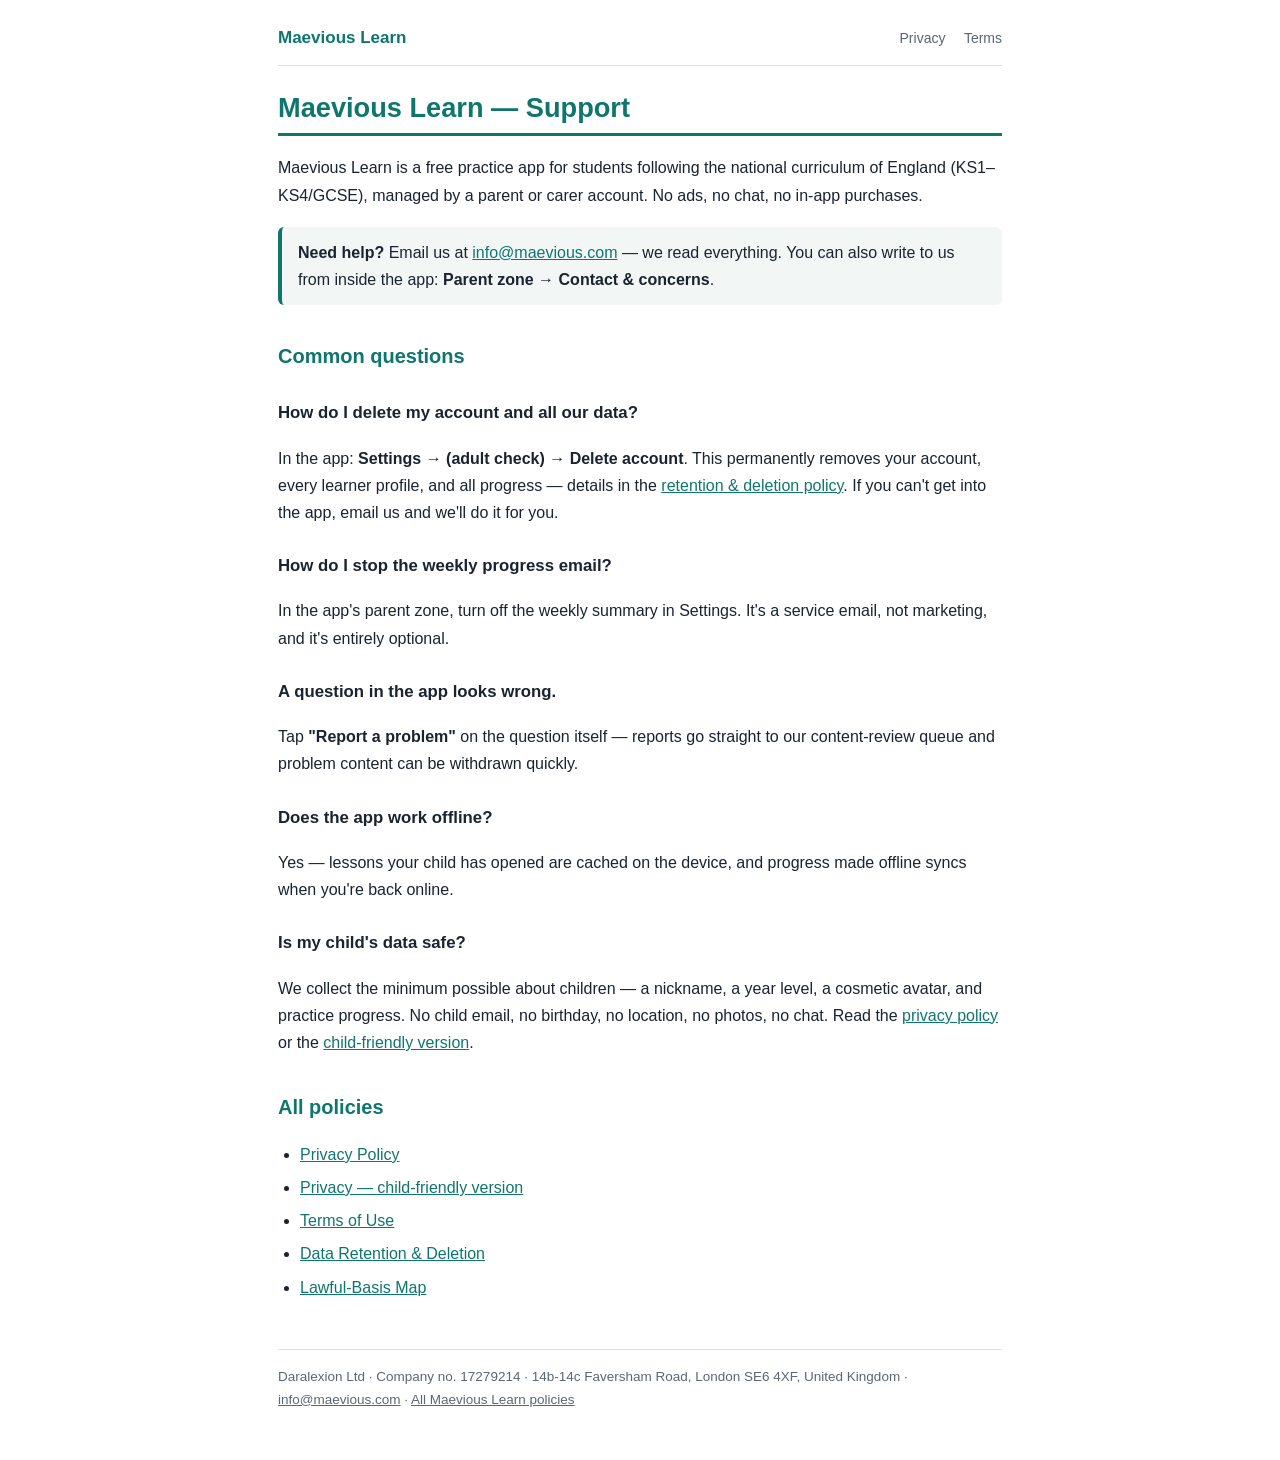
<file: maevious-learn/support/index.html>
<!DOCTYPE html>
<html lang="en-GB">
<head>
  <meta charset="UTF-8">
  <meta name="viewport" content="width=device-width, initial-scale=1.0">
  <title>Support — Maevious Learn</title>
  <link rel="stylesheet" href="../style.css">
</head>
<body>
  <header class="site">
    <a class="brand" href="../">Maevious Learn</a>
    <nav>
      <a href="../privacy/">Privacy</a>
      <a href="../terms/">Terms</a>
    </nav>
  </header>

  <h1>Maevious Learn — Support</h1>

  <p>Maevious Learn is a free practice app for students following the national
  curriculum of England (KS1–KS4/GCSE), managed by a parent or carer account.
  No ads, no chat, no in-app purchases.</p>

  <div class="callout">
    <strong>Need help?</strong> Email us at
    <a href="mailto:info@maevious.com">info@maevious.com</a> — we read
    everything. You can also write to us from inside the app:
    <strong>Parent zone → Contact &amp; concerns</strong>.
  </div>

  <h2>Common questions</h2>

  <h3>How do I delete my account and all our data?</h3>
  <p>In the app: <strong>Settings → (adult check) → Delete account</strong>. This permanently
  removes your account, every learner profile, and all progress — details in the
  <a href="../data-retention/">retention &amp; deletion policy</a>. If you can't get
  into the app, email us and we'll do it for you.</p>

  <h3>How do I stop the weekly progress email?</h3>
  <p>In the app's parent zone, turn off the weekly summary in Settings. It's a
  service email, not marketing, and it's entirely optional.</p>

  <h3>A question in the app looks wrong.</h3>
  <p>Tap <strong>"Report a problem"</strong> on the question itself — reports go straight to our
  content-review queue and problem content can be withdrawn quickly.</p>

  <h3>Does the app work offline?</h3>
  <p>Yes — lessons your child has opened are cached on the device, and progress made
  offline syncs when you're back online.</p>

  <h3>Is my child's data safe?</h3>
  <p>We collect the minimum possible about children — a nickname, a year level, a
  cosmetic avatar, and practice progress. No child email, no birthday, no location,
  no photos, no chat. Read the <a href="../privacy/">privacy policy</a> or the
  <a href="../privacy-kids/">child-friendly version</a>.</p>

  <h2>All policies</h2>
  <ul>
    <li><a href="../privacy/">Privacy Policy</a></li>
    <li><a href="../privacy-kids/">Privacy — child-friendly version</a></li>
    <li><a href="../terms/">Terms of Use</a></li>
    <li><a href="../data-retention/">Data Retention &amp; Deletion</a></li>
    <li><a href="../lawful-basis/">Lawful-Basis Map</a></li>
  </ul>

  <footer class="site">
    Daralexion Ltd · Company no. 17279214 · 14b-14c Faversham Road, London SE6 4XF, United Kingdom ·
    <a href="mailto:info@maevious.com">info@maevious.com</a> ·
    <a href="../">All Maevious Learn policies</a>
  </footer>
</body>
</html>
</file>
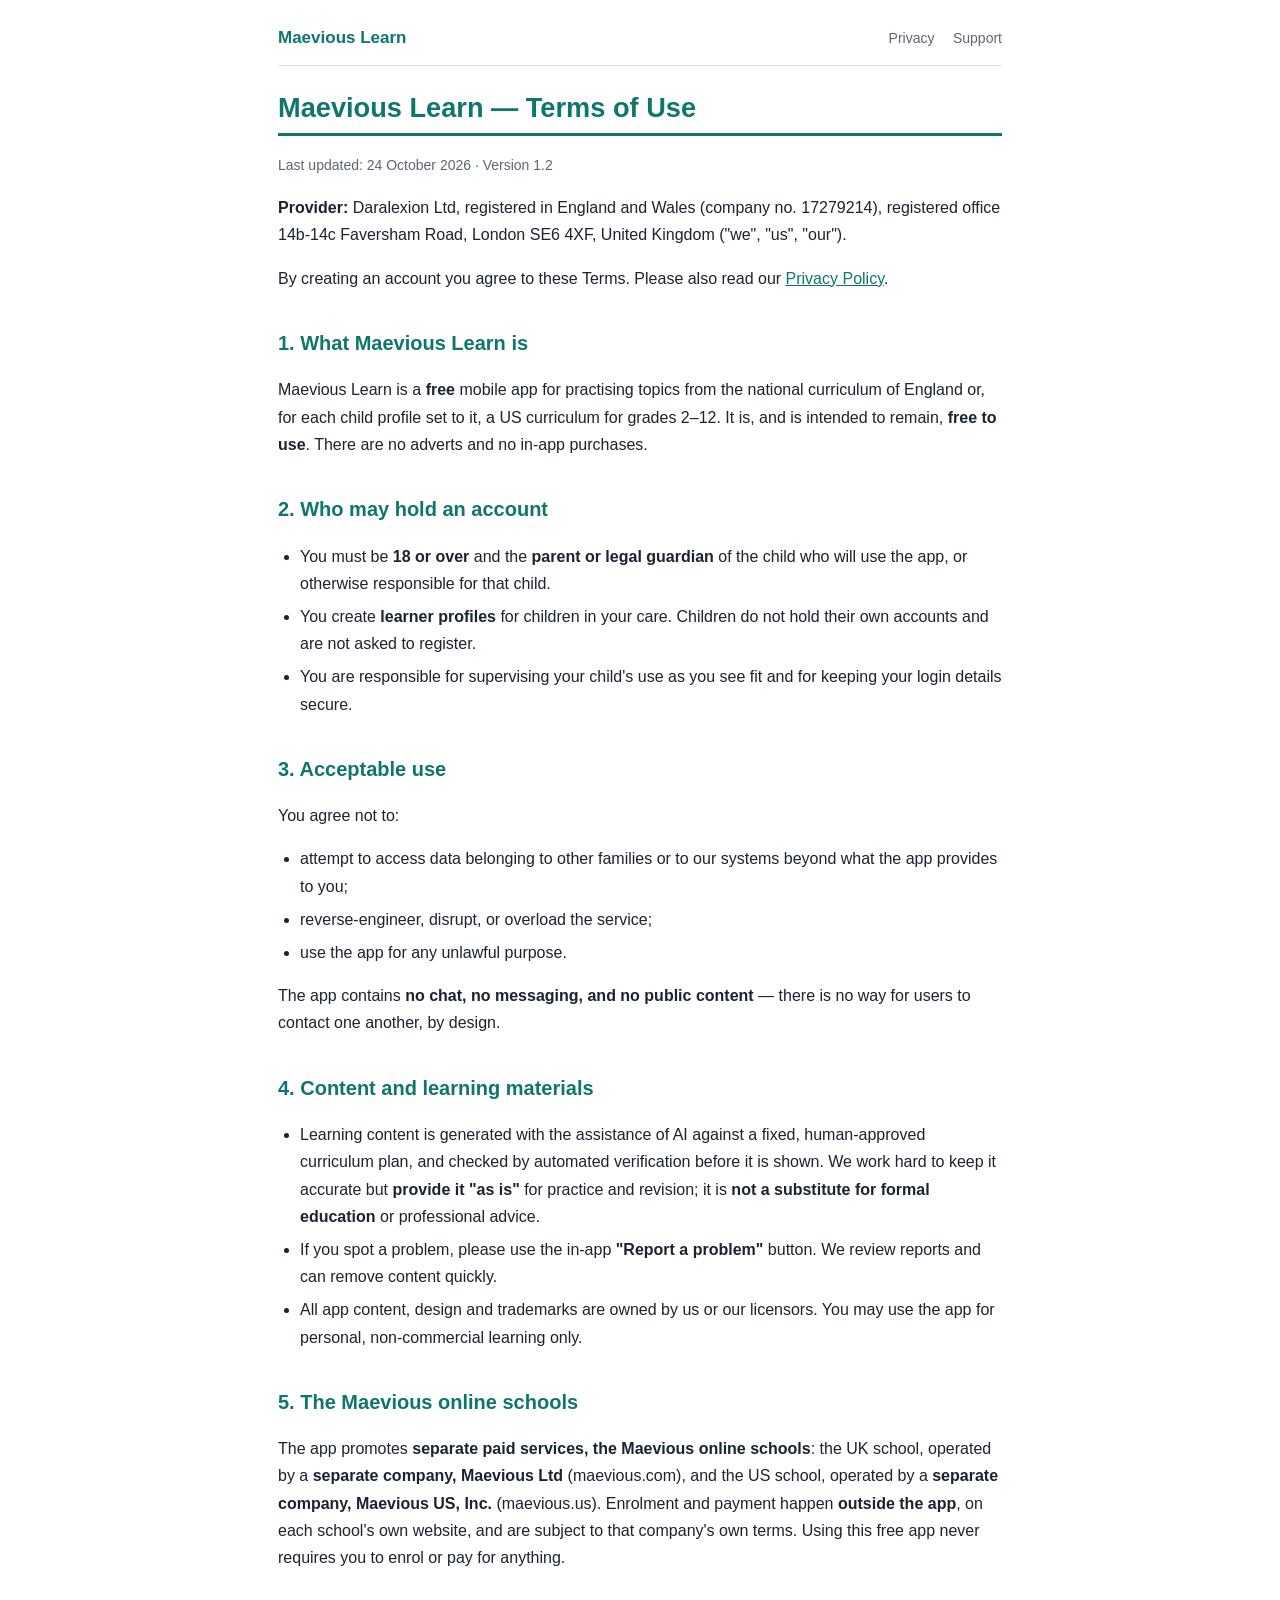
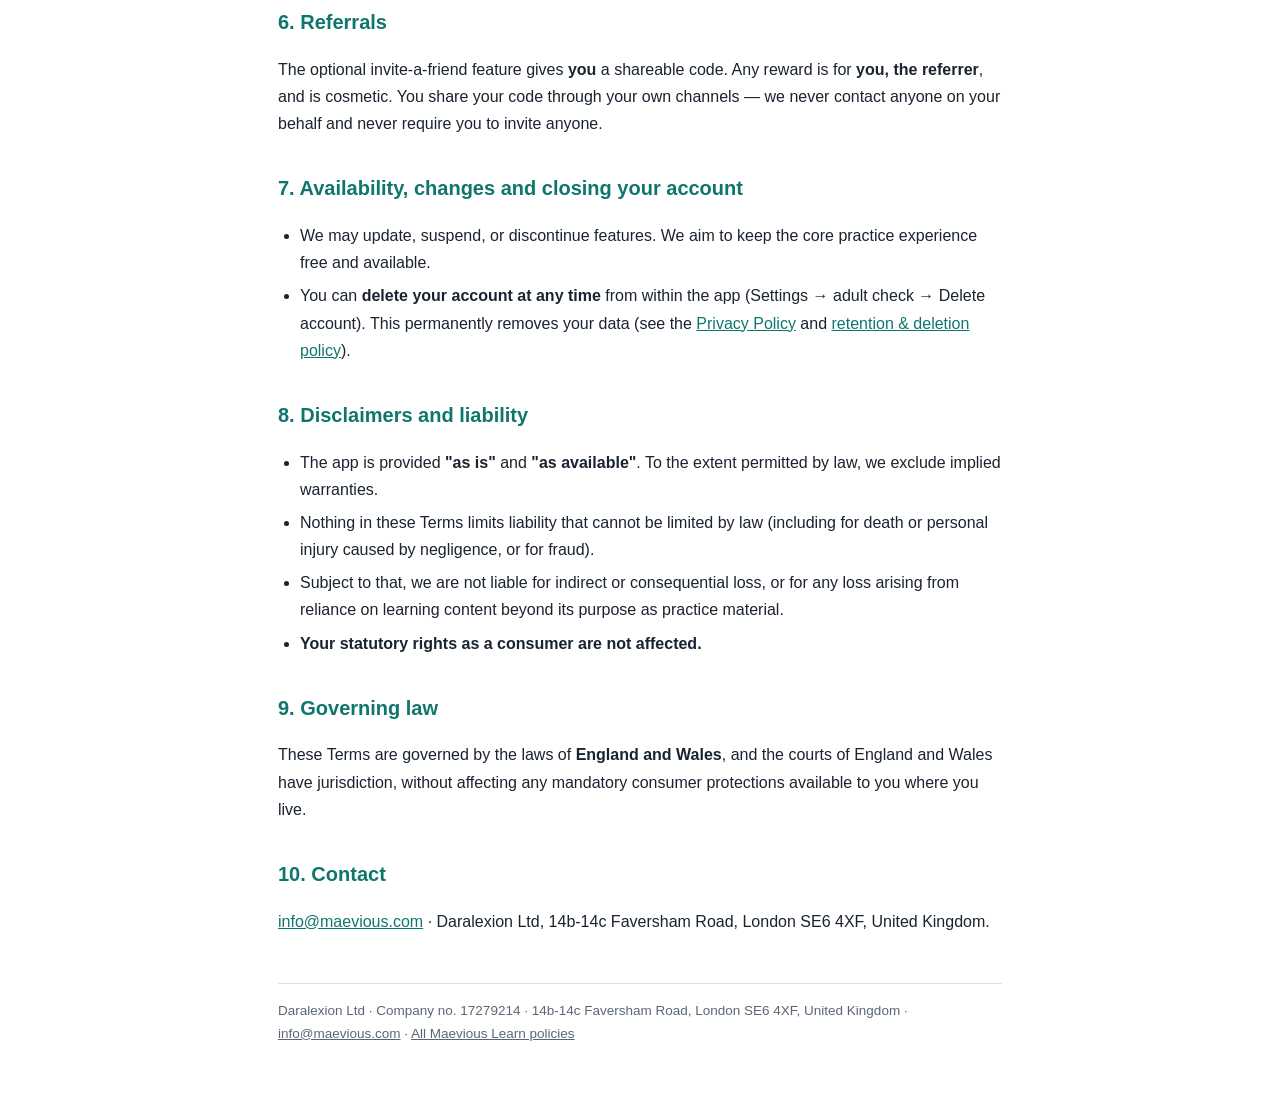
<file: maevious-learn/terms/index.html>
<!DOCTYPE html>
<html lang="en-GB">
<head>
  <meta charset="UTF-8">
  <meta name="viewport" content="width=device-width, initial-scale=1.0">
  <title>Terms of Use — Maevious Learn</title>
  <link rel="stylesheet" href="../style.css">
</head>
<body>
  <header class="site">
    <a class="brand" href="../">Maevious Learn</a>
    <nav>
      <a href="../privacy/">Privacy</a>
      <a href="../support/">Support</a>
    </nav>
  </header>

  <h1>Maevious Learn — Terms of Use</h1>
  <p class="updated">Last updated: 24 October 2026 · Version 1.2</p>

  <p><strong>Provider:</strong> Daralexion Ltd, registered in England and Wales (company no.
  17279214), registered office 14b-14c Faversham Road, London SE6 4XF, United Kingdom
  ("we", "us", "our").</p>

  <p>By creating an account you agree to these Terms. Please also read our
  <a href="../privacy/">Privacy Policy</a>.</p>

  <h2>1. What Maevious Learn is</h2>
  <p>Maevious Learn is a <strong>free</strong> mobile app for practising topics from the national
  curriculum of England or, for each child profile set to it, a US curriculum for
  grades 2–12. It is, and is intended to remain, <strong>free to use</strong>. There
  are no adverts and no in-app purchases.</p>

  <h2>2. Who may hold an account</h2>
  <ul>
    <li>You must be <strong>18 or over</strong> and the <strong>parent or legal guardian</strong> of the child
    who will use the app, or otherwise responsible for that child.</li>
    <li>You create <strong>learner profiles</strong> for children in your care. Children do not hold
    their own accounts and are not asked to register.</li>
    <li>You are responsible for supervising your child's use as you see fit and for
    keeping your login details secure.</li>
  </ul>

  <h2>3. Acceptable use</h2>
  <p>You agree not to:</p>
  <ul>
    <li>attempt to access data belonging to other families or to our systems beyond
    what the app provides to you;</li>
    <li>reverse-engineer, disrupt, or overload the service;</li>
    <li>use the app for any unlawful purpose.</li>
  </ul>
  <p>The app contains <strong>no chat, no messaging, and no public content</strong> — there is no
  way for users to contact one another, by design.</p>

  <h2>4. Content and learning materials</h2>
  <ul>
    <li>Learning content is generated with the assistance of AI against a fixed,
    human-approved curriculum plan, and checked by automated verification before it
    is shown. We work hard to keep it accurate but <strong>provide it "as is"</strong> for
    practice and revision; it is <strong>not a substitute for formal education</strong> or
    professional advice.</li>
    <li>If you spot a problem, please use the in-app <strong>"Report a problem"</strong> button. We
    review reports and can remove content quickly.</li>
    <li>All app content, design and trademarks are owned by us or our licensors. You
    may use the app for personal, non-commercial learning only.</li>
  </ul>

  <h2>5. The Maevious online schools</h2>
  <p>The app promotes <strong>separate paid services, the Maevious online schools</strong>: the UK
  school, operated by a <strong>separate company, Maevious Ltd</strong> (maevious.com), and the US
  school, operated by a <strong>separate company, Maevious US, Inc.</strong> (maevious.us).
  Enrolment and payment happen <strong>outside the app</strong>, on each school's own website, and
  are subject to that company's own terms. Using this free app never requires you to enrol or pay
  for anything.</p>

  <h2>6. Referrals</h2>
  <p>The optional invite-a-friend feature gives <strong>you</strong> a shareable code. Any reward
  is for <strong>you, the referrer</strong>, and is cosmetic. You share your code through your
  own channels — we never contact anyone on your behalf and never require you to
  invite anyone.</p>

  <h2>7. Availability, changes and closing your account</h2>
  <ul>
    <li>We may update, suspend, or discontinue features. We aim to keep the core
    practice experience free and available.</li>
    <li>You can <strong>delete your account at any time</strong> from within the app (Settings →
    adult check → Delete account). This permanently removes your data
    (see the <a href="../privacy/">Privacy Policy</a> and
    <a href="../data-retention/">retention &amp; deletion policy</a>).</li>
  </ul>

  <h2>8. Disclaimers and liability</h2>
  <ul>
    <li>The app is provided <strong>"as is"</strong> and <strong>"as available"</strong>. To the extent permitted
    by law, we exclude implied warranties.</li>
    <li>Nothing in these Terms limits liability that cannot be limited by law
    (including for death or personal injury caused by negligence, or for fraud).</li>
    <li>Subject to that, we are not liable for indirect or consequential loss, or for
    any loss arising from reliance on learning content beyond its purpose as
    practice material.</li>
    <li><strong>Your statutory rights as a consumer are not affected.</strong></li>
  </ul>

  <h2>9. Governing law</h2>
  <p>These Terms are governed by the laws of <strong>England and Wales</strong>, and the courts of
  England and Wales have jurisdiction, without affecting any mandatory consumer
  protections available to you where you live.</p>

  <h2>10. Contact</h2>
  <p><a href="mailto:info@maevious.com">info@maevious.com</a> · Daralexion Ltd,
  14b-14c Faversham Road, London SE6 4XF, United Kingdom.</p>

  <footer class="site">
    Daralexion Ltd · Company no. 17279214 · 14b-14c Faversham Road, London SE6 4XF, United Kingdom ·
    <a href="mailto:info@maevious.com">info@maevious.com</a> ·
    <a href="../">All Maevious Learn policies</a>
  </footer>
</body>
</html>
</file>
<file: maevious-learn/style.css>
:root {
  --teal: #0F766E;
  --teal-dark: #0B5A54;
  --ink: #1a2330;
  --muted: #5b6675;
  --bg: #ffffff;
  --card: #f2f7f6;
  --border: #d9e2e0;
  --link: #0F766E;
}
@media (prefers-color-scheme: dark) {
  :root {
    --teal: #2DD4BF;
    --teal-dark: #5EEAD4;
    --ink: #e6edf3;
    --muted: #9aa7b4;
    --bg: #10161d;
    --card: #18222b;
    --border: #2b3844;
    --link: #2DD4BF;
  }
}
* { box-sizing: border-box; }
body {
  font-family: -apple-system, BlinkMacSystemFont, 'Segoe UI', Roboto, Helvetica, Arial, sans-serif;
  max-width: 760px;
  margin: 0 auto;
  padding: 24px 18px 48px;
  color: var(--ink);
  background: var(--bg);
  line-height: 1.7;
  font-size: 16px;
}
header.site {
  display: flex;
  align-items: baseline;
  justify-content: space-between;
  gap: 12px;
  flex-wrap: wrap;
  border-bottom: 1px solid var(--border);
  padding-bottom: 12px;
  margin-bottom: 24px;
}
header.site .brand {
  font-weight: 700;
  color: var(--teal);
  text-decoration: none;
  font-size: 17px;
}
header.site nav a {
  color: var(--muted);
  text-decoration: none;
  font-size: 14px;
  margin-left: 14px;
}
header.site nav a:hover { color: var(--link); text-decoration: underline; }
h1 {
  color: var(--teal);
  border-bottom: 3px solid var(--teal);
  padding-bottom: 8px;
  font-size: 1.7em;
  line-height: 1.3;
}
h2 { color: var(--teal); margin-top: 34px; font-size: 1.25em; }
h3 { margin-top: 26px; font-size: 1.05em; }
a { color: var(--link); }
.updated { color: var(--muted); font-size: 14px; }
.callout {
  background: var(--card);
  border-left: 4px solid var(--teal);
  padding: 12px 16px;
  margin: 18px 0;
  border-radius: 6px;
}
ul, ol { padding-left: 22px; }
li { margin-bottom: 6px; }
.tablewrap { overflow-x: auto; margin: 16px 0; }
table { border-collapse: collapse; width: 100%; font-size: 15px; }
th, td { border: 1px solid var(--border); padding: 8px 10px; text-align: left; vertical-align: top; }
th { background: var(--card); color: var(--teal-dark); }
code {
  background: var(--card);
  padding: 1px 5px;
  border-radius: 4px;
  font-size: 0.9em;
}
footer.site {
  margin-top: 48px;
  border-top: 1px solid var(--border);
  padding-top: 16px;
  color: var(--muted);
  font-size: 13.5px;
}
footer.site a { color: var(--muted); }
</file>
